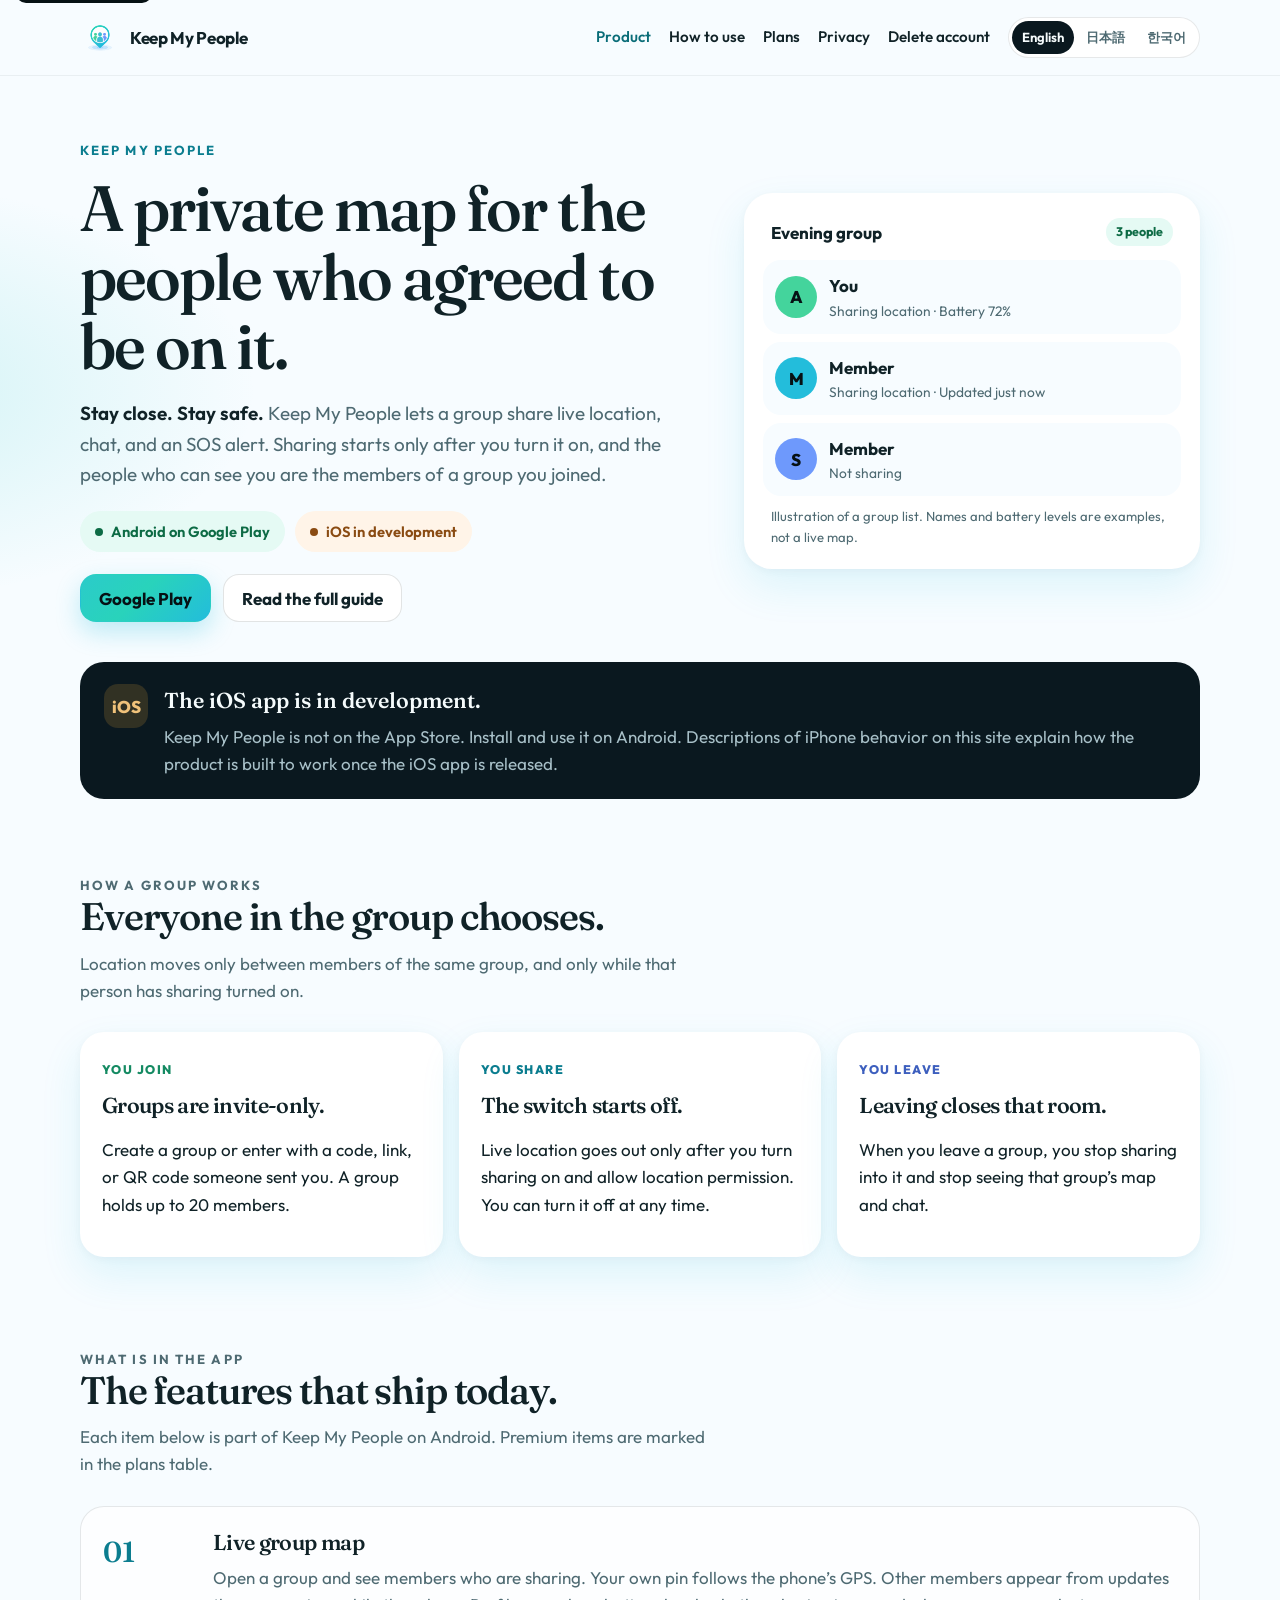
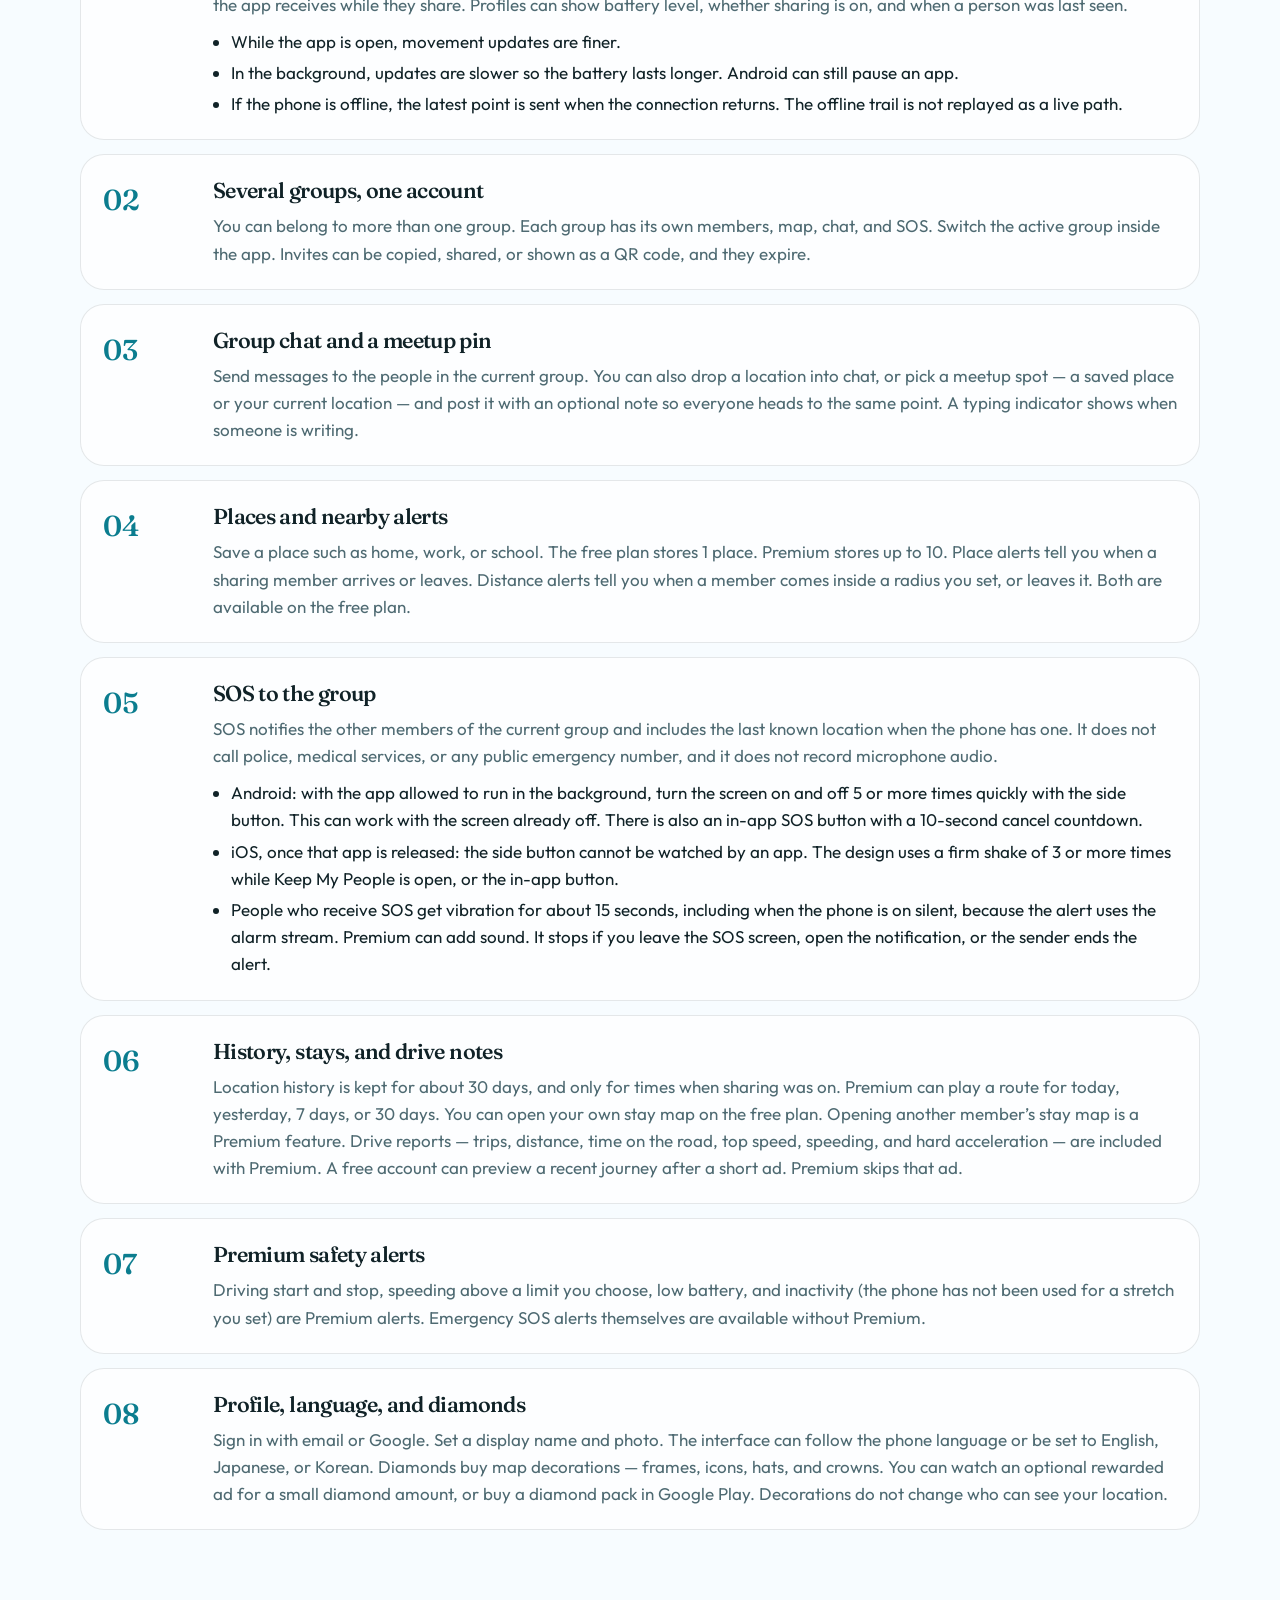
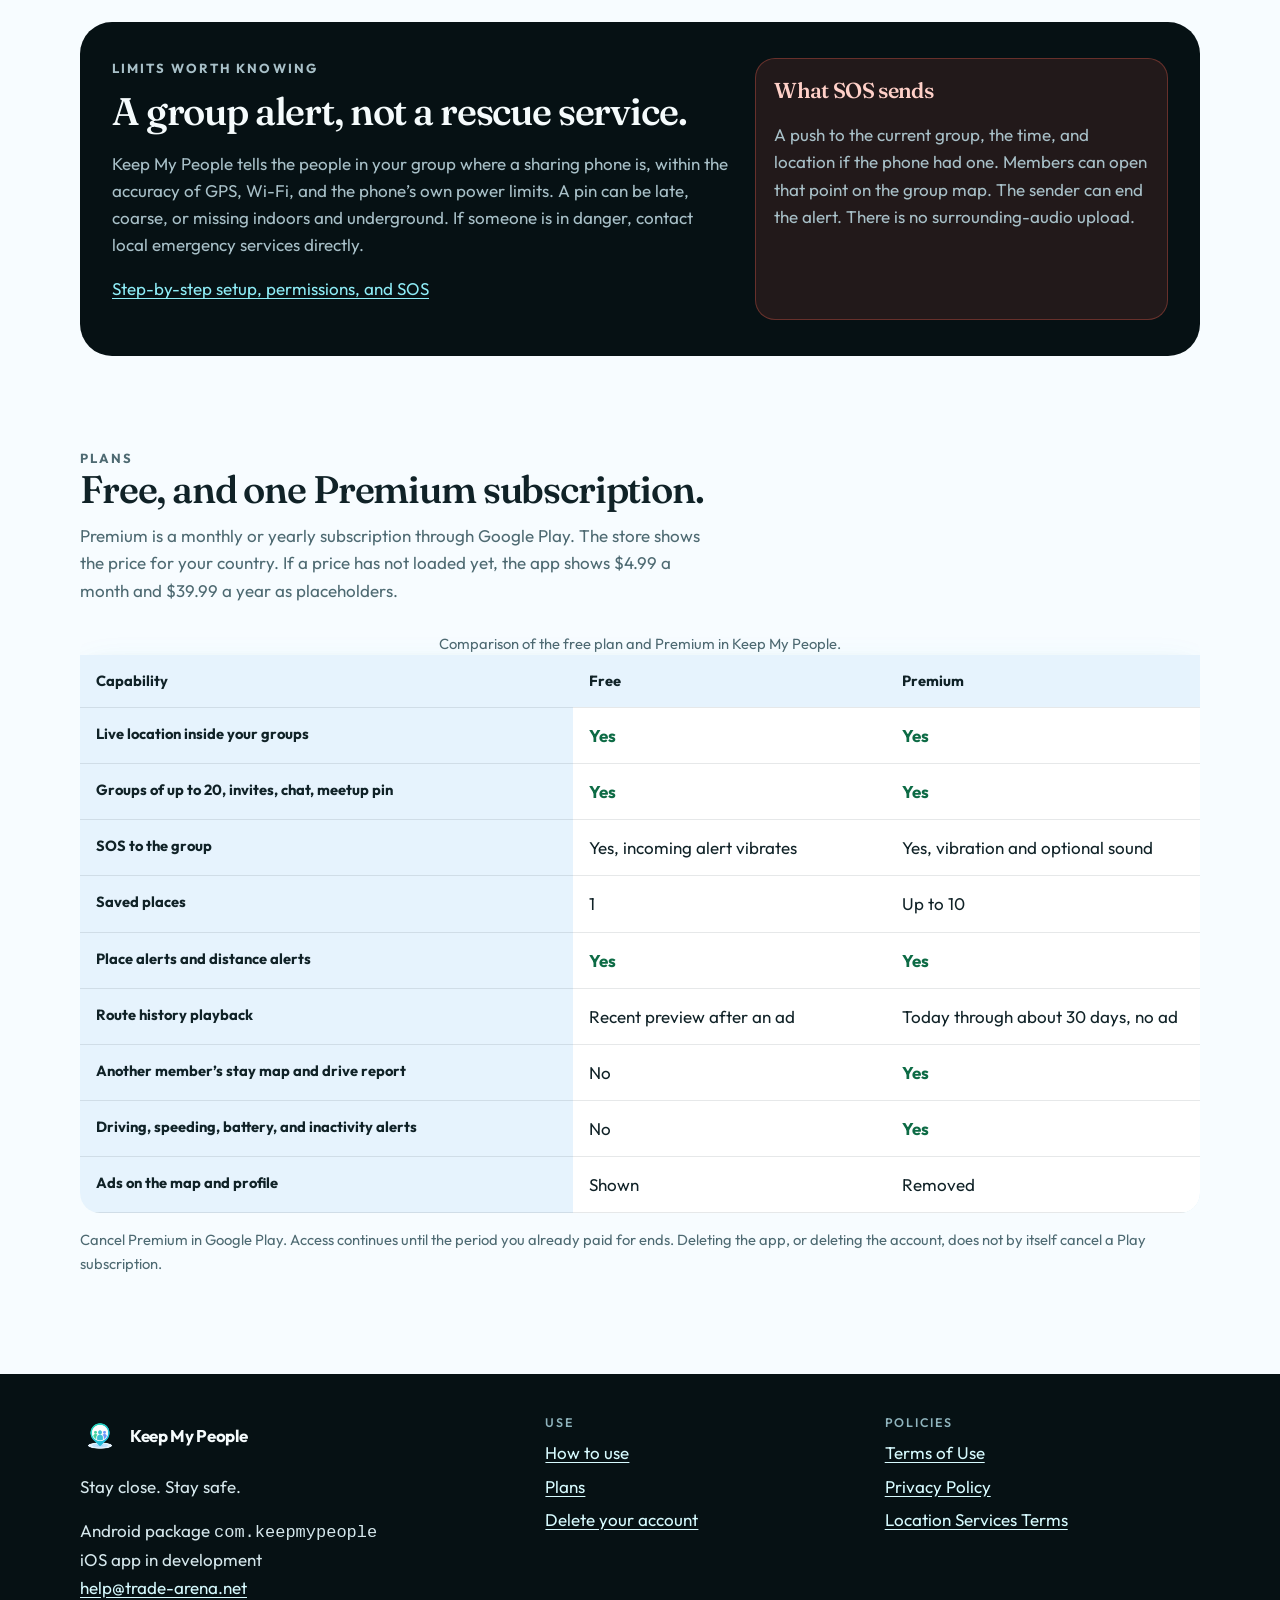
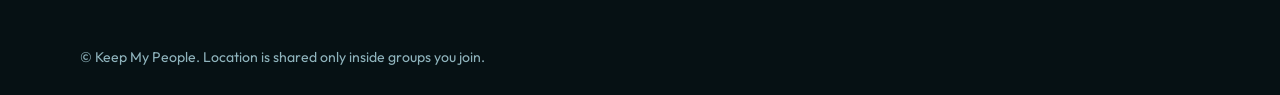
<file: index.html>
<!DOCTYPE html>
<html lang="en">
<head>
  <meta charset="utf-8">
  <meta name="viewport" content="width=device-width, initial-scale=1">
  <title>Keep My People — Stay close. Stay safe.</title>
  <meta name="description" content="Keep My People is a mutual-consent group location app for Android. Share a live map, chat, and SOS only with people who joined your group.">
  <link rel="icon" href="assets/icon.png">
  <link rel="preconnect" href="https://fonts.googleapis.com">
  <link rel="preconnect" href="https://fonts.gstatic.com" crossorigin>
  <link href="https://fonts.googleapis.com/css2?family=Fraunces:opsz,wght@9..144,560;9..144,640&family=Outfit:wght@400;500;600;700&display=swap" rel="stylesheet">
  <link rel="stylesheet" href="assets/styles.css">
  <noscript><style>body{visibility:visible}</style></noscript>
  <script type="application/ld+json">
  {
    "@context": "https://schema.org",
    "@type": "SoftwareApplication",
    "name": "Keep My People",
    "operatingSystem": "Android",
    "applicationCategory": "LifestyleApplication",
    "description": "Mutual-consent location sharing for groups, with chat and SOS. The iOS app is in development.",
    "offers": { "@type": "Offer", "price": "0", "priceCurrency": "USD" }
  }
  </script>
</head>
<body data-page="home">
  <a class="skip" href="#content" data-i18n="nav.skip">Skip to content</a>
  <header class="site-header">
    <div class="wrap">
      <a class="brand" href="index.html"><img src="assets/icon.png" alt="" width="40" height="40"><span>Keep My People</span></a>
      <div class="header-end">
        <nav class="nav" aria-label="Primary" data-i18n-aria="nav.label">
          <a href="index.html" aria-current="page" data-i18n="nav.product">Product</a>
          <a href="how-to/" data-i18n="nav.howto">How to use</a>
          <a href="index.html#plans" data-i18n="nav.plans">Plans</a>
          <a href="privacy/" data-i18n="nav.privacy">Privacy</a>
          <a href="delete-account/" data-i18n="nav.delete">Delete account</a>
        </nav>
        <div class="lang-switch" data-lang-switch></div>
      </div>
    </div>
  </header>

  <main id="content">
    <div class="wrap">
      <section class="hero">
        <div>
          <p class="kicker">Keep My People</p>
          <h1 data-i18n="home.hero.title">A private map for the people who agreed to be on it.</h1>
          <p class="lede"><span class="tagline" data-i18n="common.tagline">Stay close. Stay safe.</span> <span data-i18n="home.hero.lede">Keep My People lets a group share live location, chat, and an SOS alert. Sharing starts only after you turn it on, and the people who can see you are the members of a group you joined.</span></p>
          <div class="badge-row">
            <span class="badge badge-live"><span class="dot" aria-hidden="true"></span><span data-i18n="home.badge.android">Android on Google Play</span></span>
            <span class="badge badge-soon"><span class="dot" aria-hidden="true"></span><span data-i18n="home.badge.ios">iOS in development</span></span>
          </div>
          <div class="actions">
            <a class="btn btn-primary" href="https://play.google.com/store/apps/details?id=com.keepmypeople">Google Play</a>
            <a class="btn btn-ghost" href="how-to/" data-i18n="home.guide">Read the full guide</a>
          </div>
        </div>
        <aside class="stage-card" aria-label="Illustrated group list" data-i18n-aria="home.stage.label">
          <div class="stage-top"><span data-i18n="home.stage.group">Evening group</span><span class="pill" data-i18n="home.stage.count">3 people</span></div>
          <div class="person"><span class="avatar mint">A</span><div><strong data-i18n="home.stage.you">You</strong><small data-i18n="home.stage.youMeta">Sharing location · Battery 72%</small></div></div>
          <div class="person"><span class="avatar cyan">M</span><div><strong data-i18n="home.stage.member">Member</strong><small data-i18n="home.stage.memberOn">Sharing location · Updated just now</small></div></div>
          <div class="person"><span class="avatar peri">S</span><div><strong data-i18n="home.stage.member">Member</strong><small data-i18n="home.stage.memberOff">Not sharing</small></div></div>
          <p class="stage-note" data-i18n="home.stage.note">Illustration of a group list. Names and battery levels are examples, not a live map.</p>
        </aside>
      </section>

      <aside class="notice" aria-label="iOS status" data-i18n-aria="home.ios.label">
        <div class="ios-mark" aria-hidden="true">iOS</div>
        <div>
          <strong data-i18n="home.ios.title">The iOS app is in development.</strong>
          <p data-i18n="home.ios.body">Keep My People is not on the App Store. Install and use it on Android. Descriptions of iPhone behavior on this site explain how the product is built to work once the iOS app is released.</p>
        </div>
      </aside>

      <section class="section" id="product">
        <div class="section-head">
          <p class="kicker" data-i18n="home.group.kicker">How a group works</p>
          <h2 data-i18n="home.group.title">Everyone in the group chooses.</h2>
          <p data-i18n="home.group.body">Location moves only between members of the same group, and only while that person has sharing turned on.</p>
        </div>
        <div class="principles">
          <article class="principle">
            <span data-i18n="home.p1.kicker">You join</span>
            <h3 data-i18n="home.p1.title">Groups are invite-only.</h3>
            <p data-i18n="home.p1.body">Create a group or enter with a code, link, or QR code someone sent you. A group holds up to 20 members.</p>
          </article>
          <article class="principle">
            <span data-i18n="home.p2.kicker">You share</span>
            <h3 data-i18n="home.p2.title">The switch starts off.</h3>
            <p data-i18n="home.p2.body">Live location goes out only after you turn sharing on and allow location permission. You can turn it off at any time.</p>
          </article>
          <article class="principle">
            <span data-i18n="home.p3.kicker">You leave</span>
            <h3 data-i18n="home.p3.title">Leaving closes that room.</h3>
            <p data-i18n="home.p3.body">When you leave a group, you stop sharing into it and stop seeing that group’s map and chat.</p>
          </article>
        </div>
      </section>

      <section class="section" aria-labelledby="features-title">
        <div class="section-head">
          <p class="kicker" data-i18n="home.features.kicker">What is in the app</p>
          <h2 id="features-title" data-i18n="home.features.title">The features that ship today.</h2>
          <p data-i18n="home.features.body">Each item below is part of Keep My People on Android. Premium items are marked in the plans table.</p>
        </div>
        <div class="chapters">
          <article class="chapter">
            <b>01</b>
            <div>
              <h3 data-i18n="home.f1.title">Live group map</h3>
              <p data-i18n="home.f1.body">Open a group and see members who are sharing. Your own pin follows the phone’s GPS. Other members appear from updates the app receives while they share. Profiles can show battery level, whether sharing is on, and when a person was last seen.</p>
              <ul>
                <li data-i18n="home.f1.a">While the app is open, movement updates are finer.</li>
                <li data-i18n="home.f1.b">In the background, updates are slower so the battery lasts longer. Android can still pause an app.</li>
                <li data-i18n="home.f1.c">If the phone is offline, the latest point is sent when the connection returns. The offline trail is not replayed as a live path.</li>
              </ul>
            </div>
          </article>
          <article class="chapter">
            <b>02</b>
            <div>
              <h3 data-i18n="home.f2.title">Several groups, one account</h3>
              <p data-i18n="home.f2.body">You can belong to more than one group. Each group has its own members, map, chat, and SOS. Switch the active group inside the app. Invites can be copied, shared, or shown as a QR code, and they expire.</p>
            </div>
          </article>
          <article class="chapter">
            <b>03</b>
            <div>
              <h3 data-i18n="home.f3.title">Group chat and a meetup pin</h3>
              <p data-i18n="home.f3.body">Send messages to the people in the current group. You can also drop a location into chat, or pick a meetup spot — a saved place or your current location — and post it with an optional note so everyone heads to the same point. A typing indicator shows when someone is writing.</p>
            </div>
          </article>
          <article class="chapter">
            <b>04</b>
            <div>
              <h3 data-i18n="home.f4.title">Places and nearby alerts</h3>
              <p data-i18n="home.f4.body">Save a place such as home, work, or school. The free plan stores 1 place. Premium stores up to 10. Place alerts tell you when a sharing member arrives or leaves. Distance alerts tell you when a member comes inside a radius you set, or leaves it. Both are available on the free plan.</p>
            </div>
          </article>
          <article class="chapter">
            <b>05</b>
            <div>
              <h3 data-i18n="home.f5.title">SOS to the group</h3>
              <p data-i18n="home.f5.body">SOS notifies the other members of the current group and includes the last known location when the phone has one. It does not call police, medical services, or any public emergency number, and it does not record microphone audio.</p>
              <ul>
                <li data-i18n="home.f5.a">Android: with the app allowed to run in the background, turn the screen on and off 5 or more times quickly with the side button. This can work with the screen already off. There is also an in-app SOS button with a 10-second cancel countdown.</li>
                <li data-i18n="home.f5.b">iOS, once that app is released: the side button cannot be watched by an app. The design uses a firm shake of 3 or more times while Keep My People is open, or the in-app button.</li>
                <li data-i18n="home.f5.c">People who receive SOS get vibration for about 15 seconds, including when the phone is on silent, because the alert uses the alarm stream. Premium can add sound. It stops if you leave the SOS screen, open the notification, or the sender ends the alert.</li>
              </ul>
            </div>
          </article>
          <article class="chapter">
            <b>06</b>
            <div>
              <h3 data-i18n="home.f6.title">History, stays, and drive notes</h3>
              <p data-i18n="home.f6.body">Location history is kept for about 30 days, and only for times when sharing was on. Premium can play a route for today, yesterday, 7 days, or 30 days. You can open your own stay map on the free plan. Opening another member’s stay map is a Premium feature. Drive reports — trips, distance, time on the road, top speed, speeding, and hard acceleration — are included with Premium. A free account can preview a recent journey after a short ad. Premium skips that ad.</p>
            </div>
          </article>
          <article class="chapter">
            <b>07</b>
            <div>
              <h3 data-i18n="home.f7.title">Premium safety alerts</h3>
              <p data-i18n="home.f7.body">Driving start and stop, speeding above a limit you choose, low battery, and inactivity (the phone has not been used for a stretch you set) are Premium alerts. Emergency SOS alerts themselves are available without Premium.</p>
            </div>
          </article>
          <article class="chapter">
            <b>08</b>
            <div>
              <h3 data-i18n="home.f8.title">Profile, language, and diamonds</h3>
              <p data-i18n="home.f8.body">Sign in with email or Google. Set a display name and photo. The interface can follow the phone language or be set to English, Japanese, or Korean. Diamonds buy map decorations — frames, icons, hats, and crowns. You can watch an optional rewarded ad for a small diamond amount, or buy a diamond pack in Google Play. Decorations do not change who can see your location.</p>
            </div>
          </article>
        </div>
      </section>

      <section class="section" aria-labelledby="sos-title">
        <div class="band">
          <div class="sos-grid">
            <div>
              <p class="kicker" data-i18n="home.sos.kicker">Limits worth knowing</p>
              <h2 id="sos-title" data-i18n="home.sos.title">A group alert, not a rescue service.</h2>
              <p data-i18n="home.sos.body">Keep My People tells the people in your group where a sharing phone is, within the accuracy of GPS, Wi-Fi, and the phone’s own power limits. A pin can be late, coarse, or missing indoors and underground. If someone is in danger, contact local emergency services directly.</p>
              <p><a href="how-to/" data-i18n="home.sos.link">Step-by-step setup, permissions, and SOS</a></p>
            </div>
            <div class="sos-card">
              <h3 data-i18n="home.sos.cardTitle">What SOS sends</h3>
              <p data-i18n="home.sos.cardBody">A push to the current group, the time, and location if the phone had one. Members can open that point on the group map. The sender can end the alert. There is no surrounding-audio upload.</p>
            </div>
          </div>
        </div>
      </section>

      <section class="section" id="plans">
        <div class="section-head">
          <p class="kicker" data-i18n="home.plans.kicker">Plans</p>
          <h2 data-i18n="home.plans.title">Free, and one Premium subscription.</h2>
          <p data-i18n="home.plans.body">Premium is a monthly or yearly subscription through Google Play. The store shows the price for your country. If a price has not loaded yet, the app shows $4.99 a month and $39.99 a year as placeholders.</p>
        </div>
        <div class="plans-wrap">
        <table class="plans">
          <caption class="price-note" data-i18n="home.plans.caption">Comparison of the free plan and Premium in Keep My People.</caption>
          <thead>
            <tr>
              <th scope="col" data-i18n="home.plans.cap">Capability</th>
              <th scope="col" data-i18n="home.plans.free">Free</th>
              <th scope="col" data-i18n="home.plans.premium">Premium</th>
            </tr>
          </thead>
          <tbody>
            <tr><th scope="row" data-i18n="home.plans.r1">Live location inside your groups</th><td class="yes" data-i18n="home.yes">Yes</td><td class="yes" data-i18n="home.yes">Yes</td></tr>
            <tr><th scope="row" data-i18n="home.plans.r2">Groups of up to 20, invites, chat, meetup pin</th><td class="yes" data-i18n="home.yes">Yes</td><td class="yes" data-i18n="home.yes">Yes</td></tr>
            <tr><th scope="row" data-i18n="home.plans.r3">SOS to the group</th><td data-i18n="home.plans.r3f">Yes, incoming alert vibrates</td><td data-i18n="home.plans.r3p">Yes, vibration and optional sound</td></tr>
            <tr><th scope="row" data-i18n="home.plans.r4">Saved places</th><td data-i18n="home.plans.r4f">1</td><td data-i18n="home.plans.r4p">Up to 10</td></tr>
            <tr><th scope="row" data-i18n="home.plans.r5">Place alerts and distance alerts</th><td class="yes" data-i18n="home.yes">Yes</td><td class="yes" data-i18n="home.yes">Yes</td></tr>
            <tr><th scope="row" data-i18n="home.plans.r6">Route history playback</th><td data-i18n="home.plans.r6f">Recent preview after an ad</td><td data-i18n="home.plans.r6p">Today through about 30 days, no ad</td></tr>
            <tr><th scope="row" data-i18n="home.plans.r7">Another member’s stay map and drive report</th><td data-i18n="home.no">No</td><td class="yes" data-i18n="home.yes">Yes</td></tr>
            <tr><th scope="row" data-i18n="home.plans.r8">Driving, speeding, battery, and inactivity alerts</th><td data-i18n="home.no">No</td><td class="yes" data-i18n="home.yes">Yes</td></tr>
            <tr><th scope="row" data-i18n="home.plans.r9">Ads on the map and profile</th><td data-i18n="home.plans.r9f">Shown</td><td data-i18n="home.plans.r9p">Removed</td></tr>
          </tbody>
        </table>
        </div>
        <p class="price-note" data-i18n="home.plans.note">Cancel Premium in Google Play. Access continues until the period you already paid for ends. Deleting the app, or deleting the account, does not by itself cancel a Play subscription.</p>
      </section>
    </div>
  </main>

  <footer class="site-footer">
    <div class="wrap footer-grid">
      <div>
        <a class="brand" href="index.html" style="color:#f5fbfc"><img src="assets/icon.png" alt="" width="40" height="40"><span>Keep My People</span></a>
        <p data-i18n="common.tagline">Stay close. Stay safe.</p>
        <p><span data-i18n="footer.package">Android package</span> <code>com.keepmypeople</code><br><span data-i18n="footer.iosDev">iOS app in development</span><br><a href="mailto:help@trade-arena.net">help@trade-arena.net</a></p>
      </div>
      <div>
        <h2 data-i18n="footer.use">Use</h2>
        <ul>
          <li><a href="how-to/" data-i18n="footer.howto">How to use</a></li>
          <li><a href="index.html#plans" data-i18n="footer.plans">Plans</a></li>
          <li><a href="delete-account/" data-i18n="footer.delete">Delete your account</a></li>
        </ul>
      </div>
      <div>
        <h2 data-i18n="footer.policies">Policies</h2>
        <ul>
          <li><a href="terms/" data-i18n="footer.terms">Terms of Use</a></li>
          <li><a href="privacy/" data-i18n="footer.privacy">Privacy Policy</a></li>
          <li><a href="location/" data-i18n="footer.location">Location Services Terms</a></li>
        </ul>
      </div>
    </div>
    <div class="wrap legal-line" data-i18n="footer.copy">© Keep My People. Location is shared only inside groups you join.</div>
  </footer>
  <script src="assets/i18n.js"></script>
</body>
</html>
</file>
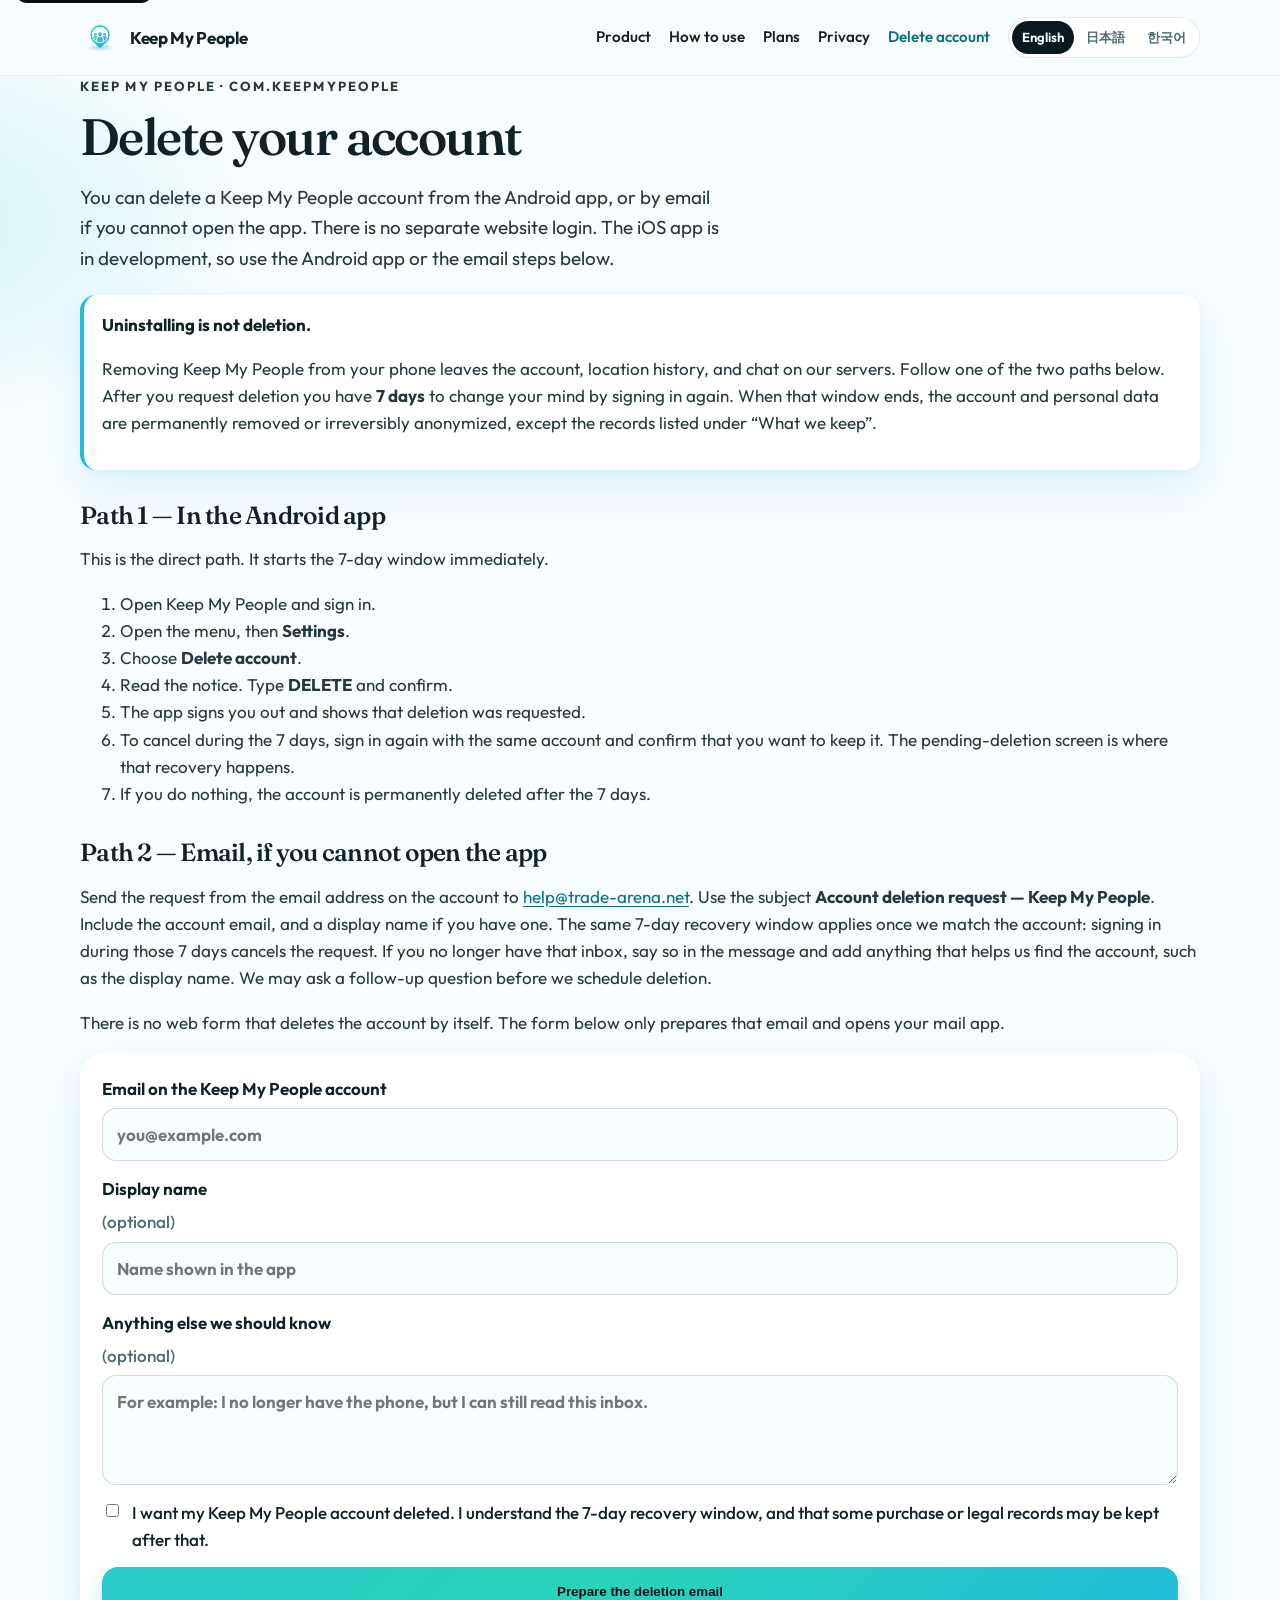
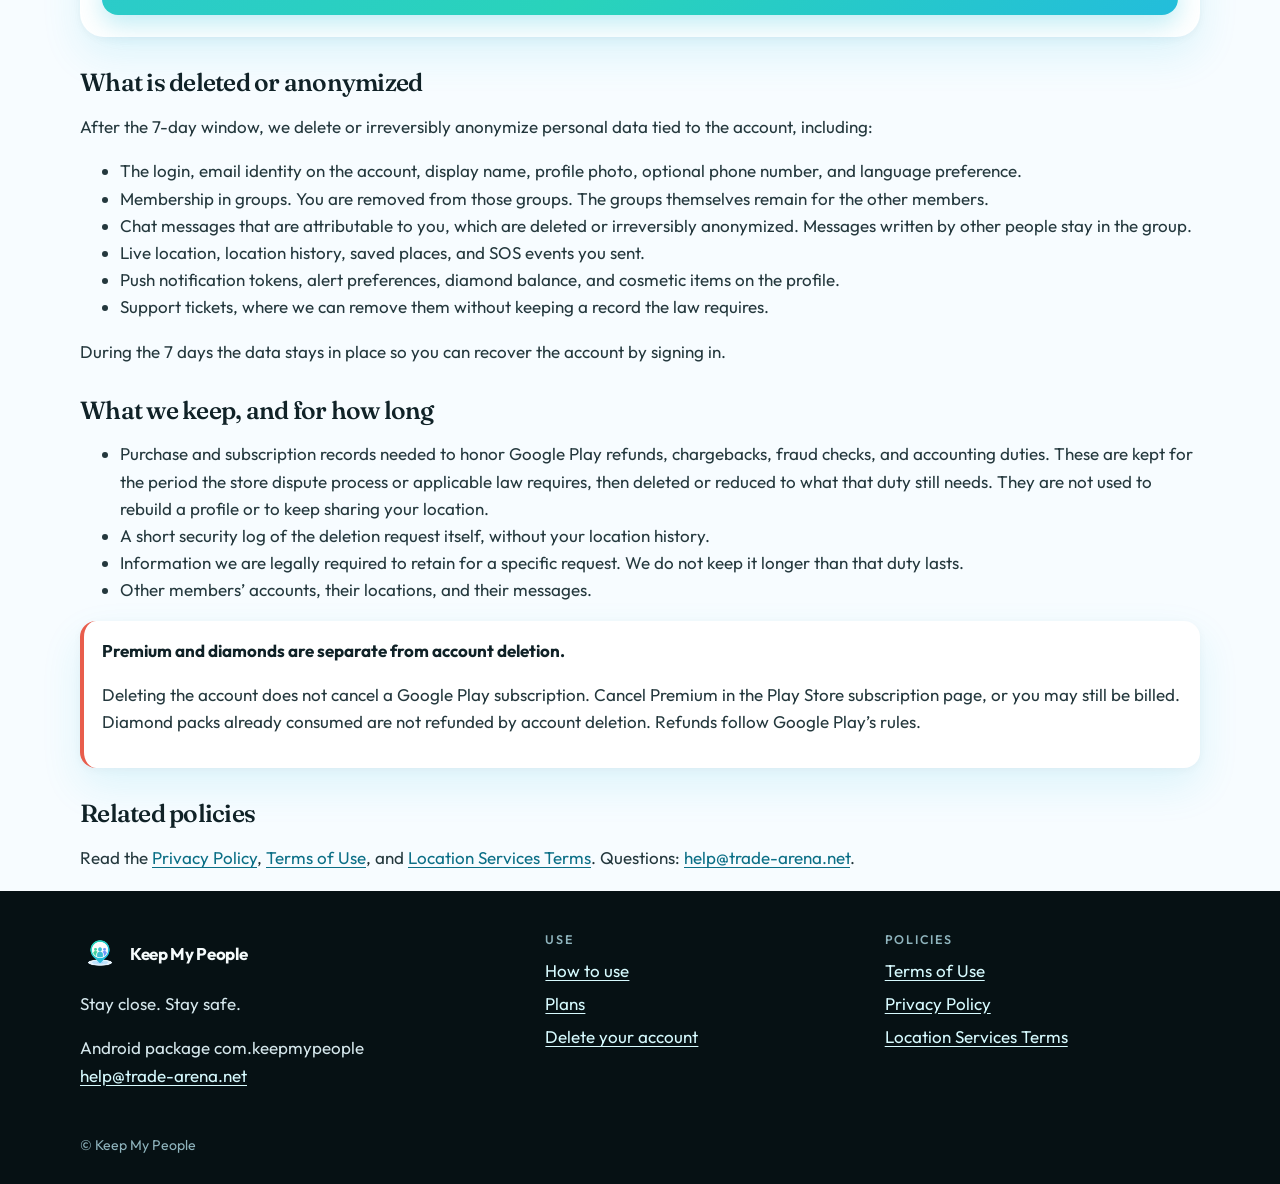
<file: delete-account/index.html>
<!DOCTYPE html>
<html lang="en">
<head>
  <meta charset="utf-8">
  <meta name="viewport" content="width=device-width, initial-scale=1">
  <title>Delete your Keep My People account</title>
  <meta name="description" content="Request deletion of your Keep My People account (Android package com.keepmypeople). In-app steps, email request, and what data is deleted or kept.">
  <link rel="icon" href="../assets/icon.png">
  <link rel="preconnect" href="https://fonts.googleapis.com">
  <link rel="preconnect" href="https://fonts.gstatic.com" crossorigin>
  <link href="https://fonts.googleapis.com/css2?family=Fraunces:opsz,wght@9..144,560;9..144,640&family=Outfit:wght@400;500;600;700&display=swap" rel="stylesheet">
  <link rel="stylesheet" href="../assets/styles.css">
  <noscript><style>body{visibility:visible}</style></noscript>
</head>
<body data-page="delete">
  <a class="skip" href="#content" data-i18n="nav.skip">Skip to content</a>
  <header class="site-header">
    <div class="wrap">
      <a class="brand" href="../index.html"><img src="../assets/icon.png" alt="" width="40" height="40"><span>Keep My People</span></a>
      <div class="header-end">
        <nav class="nav" aria-label="Primary" data-i18n-aria="nav.label">
          <a href="../index.html" data-i18n="nav.product">Product</a>
          <a href="../how-to/" data-i18n="nav.howto">How to use</a>
          <a href="../index.html#plans" data-i18n="nav.plans">Plans</a>
          <a href="../privacy/" data-i18n="nav.privacy">Privacy</a>
          <a href="../delete-account/" aria-current="page" data-i18n="nav.delete">Delete account</a>
        </nav>
        <div class="lang-switch" data-lang-switch></div>
      </div>
    </div>
  </header>

  <main id="content" class="wrap legal">
    <p class="kicker" data-i18n="delete.b01">Keep My People · com.keepmypeople</p>
    <h1 data-i18n="delete.b02">Delete your account</h1>
    <p class="lede" data-i18n="delete.b03">You can delete a Keep My People account from the Android app, or by email if you cannot open the app. There is no separate website login. The iOS app is in development, so use the Android app or the email steps below.</p>

    <div class="callout">
      <strong data-i18n="delete.uninstallTitle">Uninstalling is not deletion.</strong>
      <p data-i18n-html="delete.b04">Removing Keep My People from your phone leaves the account, location history, and chat on our servers. Follow one of the two paths below. After you request deletion you have <strong>7 days</strong> to change your mind by signing in again. When that window ends, the account and personal data are permanently removed or irreversibly anonymized, except the records listed under “What we keep”.</p>
    </div>

    <h2 data-i18n="delete.b05">Path 1 — In the Android app</h2>
    <p data-i18n="delete.b06">This is the direct path. It starts the 7-day window immediately.</p>
    <ol>
      <li data-i18n="delete.b07">Open Keep My People and sign in.</li>
      <li data-i18n-html="delete.b08">Open the menu, then <strong>Settings</strong>.</li>
      <li data-i18n-html="delete.b09">Choose <strong>Delete account</strong>.</li>
      <li data-i18n-html="delete.b10">Read the notice. Type <strong>DELETE</strong> and confirm.</li>
      <li data-i18n="delete.b11">The app signs you out and shows that deletion was requested.</li>
      <li data-i18n="delete.b12">To cancel during the 7 days, sign in again with the same account and confirm that you want to keep it. The pending-deletion screen is where that recovery happens.</li>
      <li data-i18n="delete.b13">If you do nothing, the account is permanently deleted after the 7 days.</li>
    </ol>

    <h2 data-i18n="delete.b14">Path 2 — Email, if you cannot open the app</h2>
    <p data-i18n-html="delete.b15">Send the request from the email address on the account to <a href="mailto:help@trade-arena.net">help@trade-arena.net</a>. Use the subject <strong>Account deletion request — Keep My People</strong>. Include the account email, and a display name if you have one. The same 7-day recovery window applies once we match the account: signing in during those 7 days cancels the request. If you no longer have that inbox, say so in the message and add anything that helps us find the account, such as the display name. We may ask a follow-up question before we schedule deletion.</p>
    <p data-i18n="delete.b16">There is no web form that deletes the account by itself. The form below only prepares that email and opens your mail app.</p>

    <form class="form" data-deletion-form novalidate>
      <label><span data-i18n="delete.form.email">Email on the Keep My People account</span>
        <input name="email" type="email" autocomplete="email" required placeholder="you@example.com">
      </label>
      <label><span data-i18n="delete.form.name">Display name</span> <span class="optional" data-i18n="common.optional">(optional)</span>
        <input name="displayName" type="text" autocomplete="name" data-i18n-placeholder="delete.form.namePh" placeholder="Name shown in the app">
      </label>
      <label><span data-i18n="delete.form.note">Anything else we should know</span> <span class="optional" data-i18n="common.optional">(optional)</span>
        <textarea name="note" data-i18n-placeholder="delete.form.notePh" placeholder="For example: I no longer have the phone, but I can still read this inbox."></textarea>
      </label>
      <label class="check">
        <input name="confirm" type="checkbox" required>
        <span data-i18n="delete.form.confirm">I want my Keep My People account deleted. I understand the 7-day recovery window, and that some purchase or legal records may be kept after that.</span>
      </label>
      <button class="btn btn-primary" type="submit" data-i18n="delete.b17">Prepare the deletion email</button>
      <div class="form-status" data-deletion-status>
        <p data-i18n="delete.b18">If your mail app did not open, copy the message below and send it to help@trade-arena.net.</p>
        <pre class="mono" data-deletion-preview></pre>
        <button class="btn btn-ghost" type="button" data-copy-request data-i18n="delete.b19">Copy message</button>
      </div>
    </form>
    <noscript>
      <p data-i18n="delete.b20">Email help@trade-arena.net from the account address with the subject “Account deletion request — Keep My People” and the sentence “Please delete my Keep My People account.”</p>
    </noscript>

    <h2 data-i18n="delete.b21">What is deleted or anonymized</h2>
    <p data-i18n="delete.b22">After the 7-day window, we delete or irreversibly anonymize personal data tied to the account, including:</p>
    <ul>
      <li data-i18n="delete.b23">The login, email identity on the account, display name, profile photo, optional phone number, and language preference.</li>
      <li data-i18n="delete.b24">Membership in groups. You are removed from those groups. The groups themselves remain for the other members.</li>
      <li data-i18n="delete.b25">Chat messages that are attributable to you, which are deleted or irreversibly anonymized. Messages written by other people stay in the group.</li>
      <li data-i18n="delete.b26">Live location, location history, saved places, and SOS events you sent.</li>
      <li data-i18n="delete.b27">Push notification tokens, alert preferences, diamond balance, and cosmetic items on the profile.</li>
      <li data-i18n="delete.b28">Support tickets, where we can remove them without keeping a record the law requires.</li>
    </ul>
    <p data-i18n="delete.b29">During the 7 days the data stays in place so you can recover the account by signing in.</p>

    <h2 data-i18n="delete.b30">What we keep, and for how long</h2>
    <ul>
      <li data-i18n="delete.b31">Purchase and subscription records needed to honor Google Play refunds, chargebacks, fraud checks, and accounting duties. These are kept for the period the store dispute process or applicable law requires, then deleted or reduced to what that duty still needs. They are not used to rebuild a profile or to keep sharing your location.</li>
      <li data-i18n="delete.b32">A short security log of the deletion request itself, without your location history.</li>
      <li data-i18n="delete.b33">Information we are legally required to retain for a specific request. We do not keep it longer than that duty lasts.</li>
      <li data-i18n="delete.b34">Other members’ accounts, their locations, and their messages.</li>
    </ul>

    <div class="callout coral">
      <strong data-i18n="delete.premiumTitle">Premium and diamonds are separate from account deletion.</strong>
      <p data-i18n="delete.b35">Deleting the account does not cancel a Google Play subscription. Cancel Premium in the Play Store subscription page, or you may still be billed. Diamond packs already consumed are not refunded by account deletion. Refunds follow Google Play’s rules.</p>
    </div>

    <h2 data-i18n="delete.b36">Related policies</h2>
    <p data-i18n-html="delete.b37">Read the <a href="../privacy/">Privacy Policy</a>, <a href="../terms/">Terms of Use</a>, and <a href="../location/">Location Services Terms</a>. Questions: <a href="mailto:help@trade-arena.net">help@trade-arena.net</a>.</p>
  </main>

  <footer class="site-footer">
    <div class="wrap footer-grid">
      <div>
        <a class="brand" href="../index.html" style="color:#f5fbfc"><img src="../assets/icon.png" alt="" width="40" height="40"><span>Keep My People</span></a>
        <p data-i18n="common.tagline">Stay close. Stay safe.</p>
        <p><span data-i18n="footer.package">Android package</span> com.keepmypeople<br><a href="mailto:help@trade-arena.net">help@trade-arena.net</a></p>
      </div>
      <div>
        <h2 data-i18n="footer.use">Use</h2>
        <ul>
          <li><a href="../how-to/" data-i18n="footer.howto">How to use</a></li>
          <li><a href="../index.html#plans" data-i18n="footer.plans">Plans</a></li>
          <li><a href="../delete-account/" data-i18n="footer.delete">Delete your account</a></li>
        </ul>
      </div>
      <div>
        <h2 data-i18n="footer.policies">Policies</h2>
        <ul>
          <li><a href="../terms/" data-i18n="footer.terms">Terms of Use</a></li>
          <li><a href="../privacy/" data-i18n="footer.privacy">Privacy Policy</a></li>
          <li><a href="../location/" data-i18n="footer.location">Location Services Terms</a></li>
        </ul>
      </div>
    </div>
    <div class="wrap legal-line" data-i18n="footer.copyShort">© Keep My People</div>
  </footer>
  <script src="../assets/i18n.js"></script>
  <script src="../assets/site.js"></script>
</body>
</html>
</file>
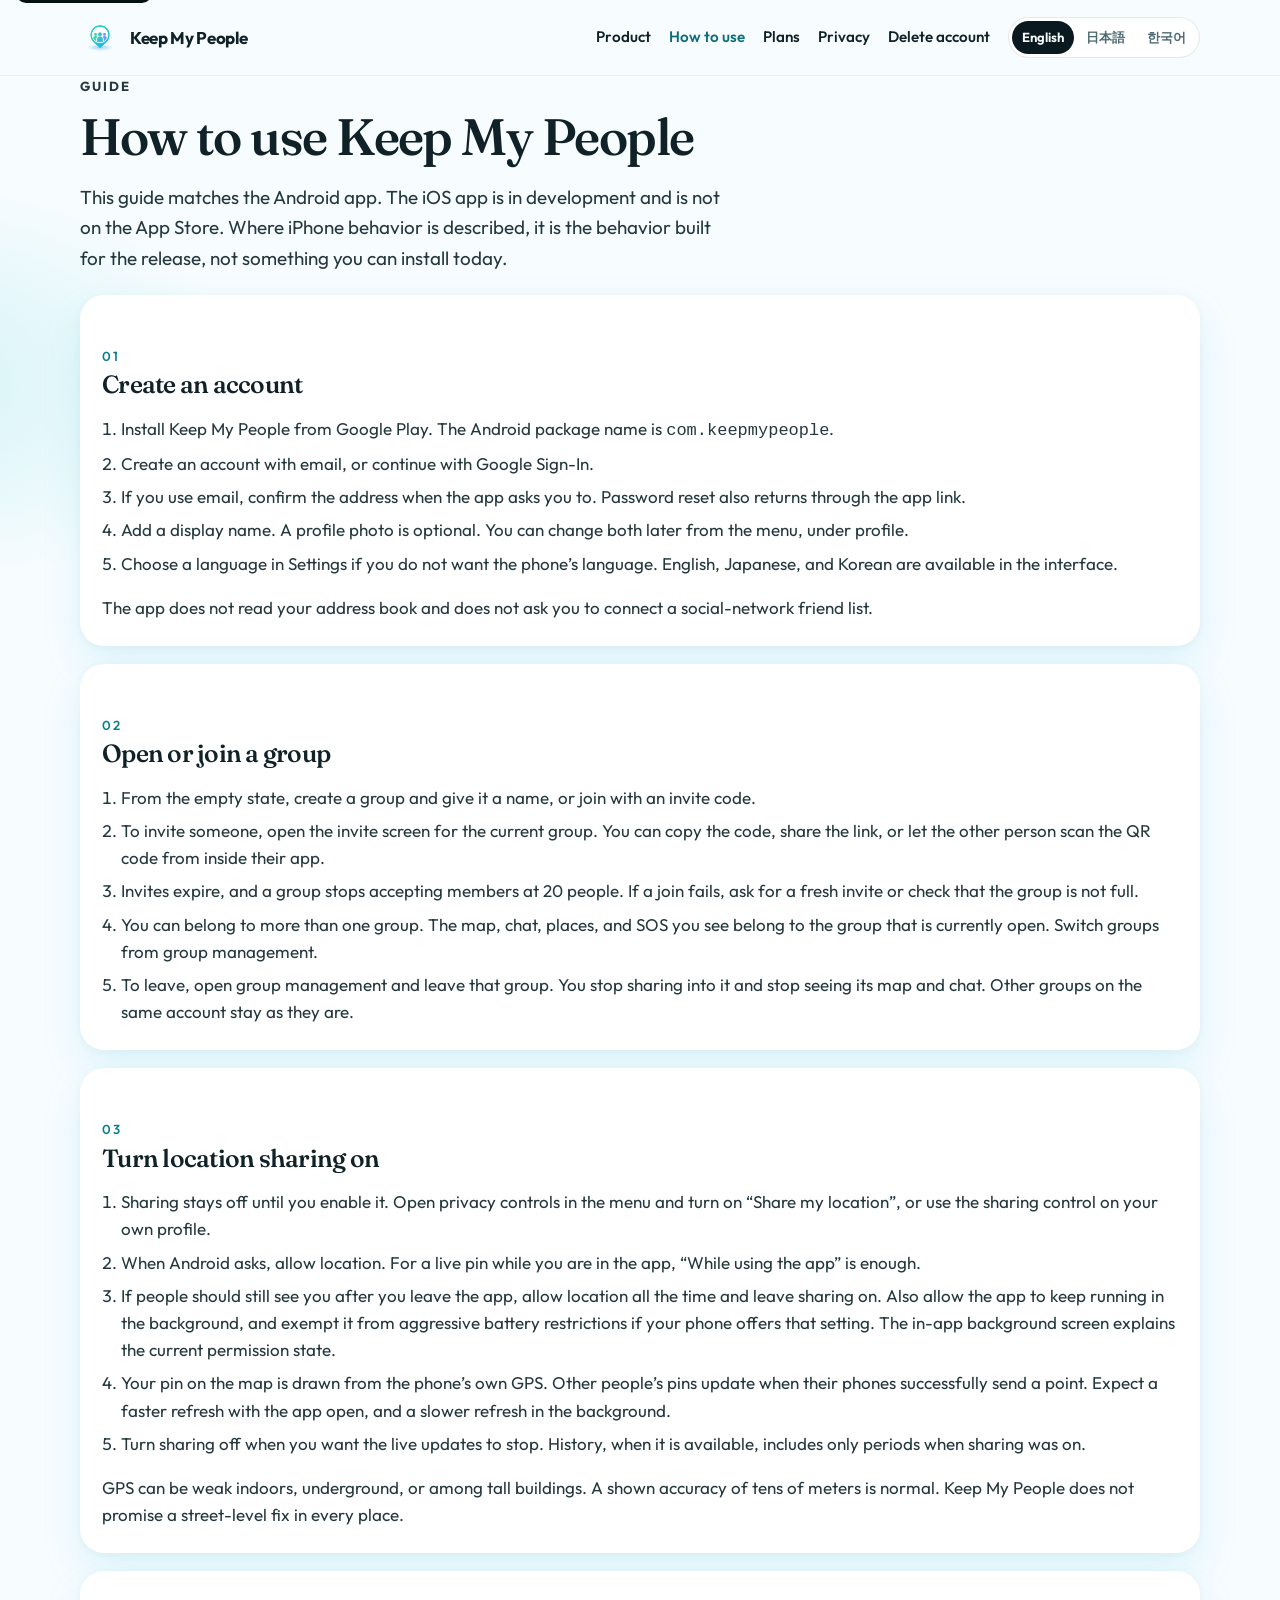
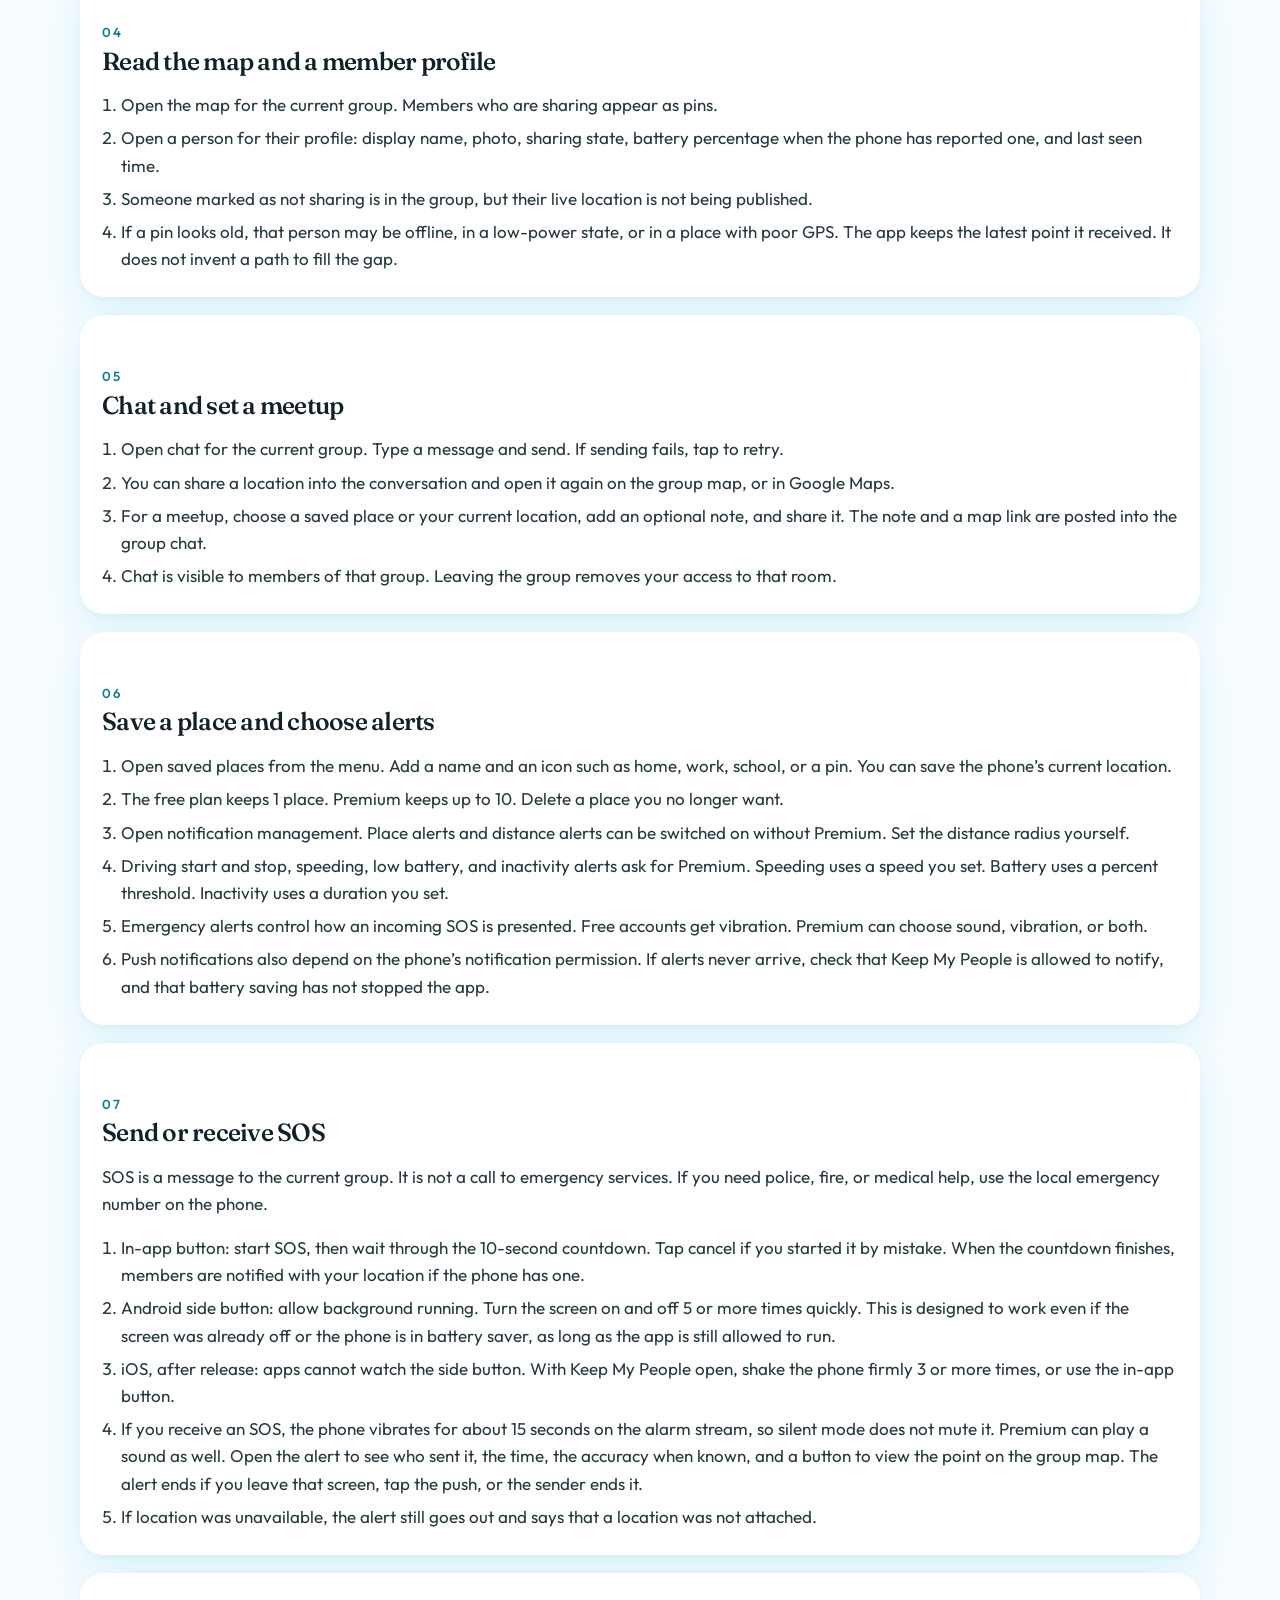
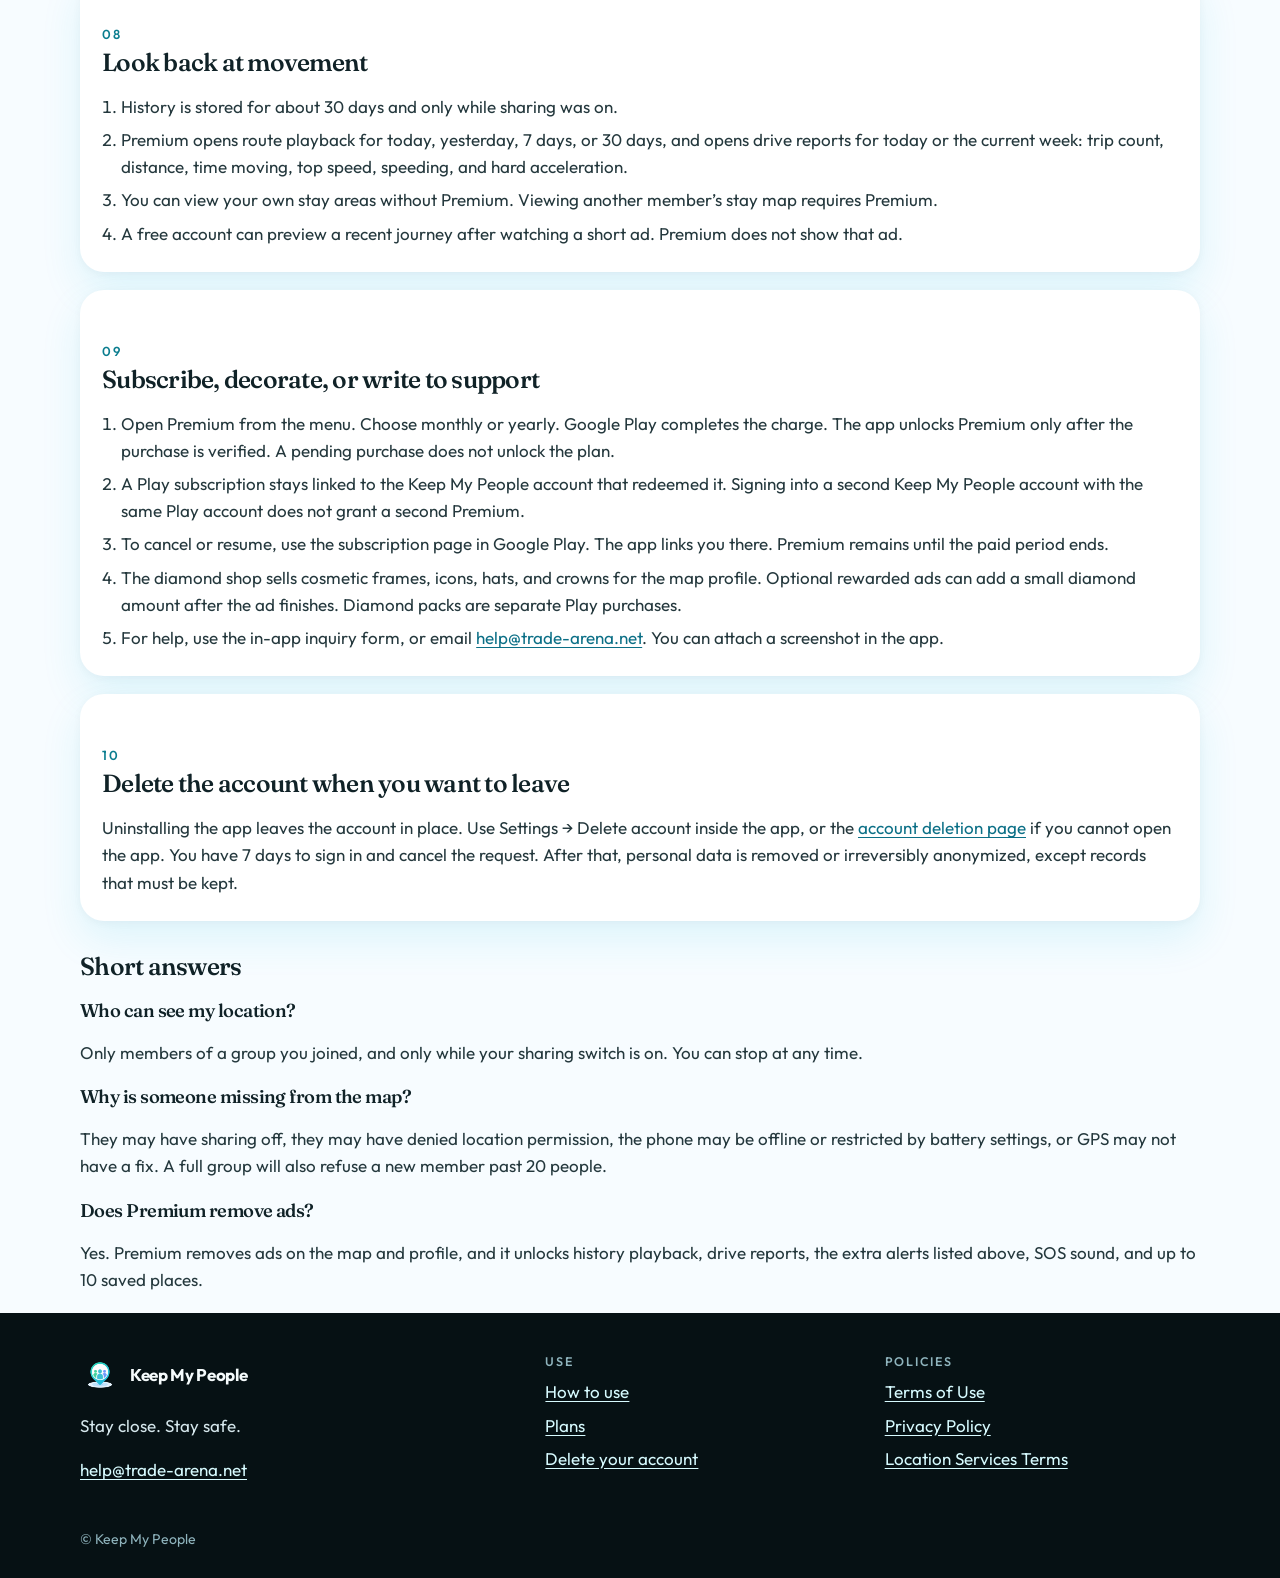
<file: how-to/index.html>
<!DOCTYPE html>
<html lang="en">
<head>
  <meta charset="utf-8">
  <meta name="viewport" content="width=device-width, initial-scale=1">
  <title>How to use Keep My People</title>
  <meta name="description" content="Detailed setup for Keep My People on Android: account, groups, location permission, chat, alerts, SOS, Premium, and account deletion.">
  <link rel="icon" href="../assets/icon.png">
  <link rel="preconnect" href="https://fonts.googleapis.com">
  <link rel="preconnect" href="https://fonts.gstatic.com" crossorigin>
  <link href="https://fonts.googleapis.com/css2?family=Fraunces:opsz,wght@9..144,560;9..144,640&family=Outfit:wght@400;500;600;700&display=swap" rel="stylesheet">
  <link rel="stylesheet" href="../assets/styles.css">
  <noscript><style>body{visibility:visible}</style></noscript>
</head>
<body data-page="howto">
  <a class="skip" href="#content" data-i18n="nav.skip">Skip to content</a>
  <header class="site-header">
    <div class="wrap">
      <a class="brand" href="../index.html"><img src="../assets/icon.png" alt="" width="40" height="40"><span>Keep My People</span></a>
      <div class="header-end">
        <nav class="nav" aria-label="Primary" data-i18n-aria="nav.label">
          <a href="../index.html" data-i18n="nav.product">Product</a>
          <a href="../how-to/" aria-current="page" data-i18n="nav.howto">How to use</a>
          <a href="../index.html#plans" data-i18n="nav.plans">Plans</a>
          <a href="../privacy/" data-i18n="nav.privacy">Privacy</a>
          <a href="../delete-account/" data-i18n="nav.delete">Delete account</a>
        </nav>
        <div class="lang-switch" data-lang-switch></div>
      </div>
    </div>
  </header>
  <main id="content" class="wrap legal">
    <p class="kicker" data-i18n="howto.kicker">Guide</p>
    <h1 data-i18n="howto.title">How to use Keep My People</h1>
    <p class="lede" data-i18n="howto.lede">This guide matches the Android app. The iOS app is in development and is not on the App Store. Where iPhone behavior is described, it is the behavior built for the release, not something you can install today.</p>

    <div class="steps">
      <section class="step">
        <h2 data-i18n="howto.s1.title">Create an account</h2>
        <ol>
          <li data-i18n-html="howto.s1.li1">Install Keep My People from Google Play. The Android package name is <code>com.keepmypeople</code>.</li>
          <li data-i18n="howto.s1.li2">Create an account with email, or continue with Google Sign-In.</li>
          <li data-i18n="howto.s1.li3">If you use email, confirm the address when the app asks you to. Password reset also returns through the app link.</li>
          <li data-i18n="howto.s1.li4">Add a display name. A profile photo is optional. You can change both later from the menu, under profile.</li>
          <li data-i18n="howto.s1.li5">Choose a language in Settings if you do not want the phone’s language. English, Japanese, and Korean are available in the interface.</li>
        </ol>
        <p data-i18n="howto.s1.note">The app does not read your address book and does not ask you to connect a social-network friend list.</p>
      </section>

      <section class="step">
        <h2 data-i18n="howto.s2.title">Open or join a group</h2>
        <ol>
          <li data-i18n="howto.s2.li1">From the empty state, create a group and give it a name, or join with an invite code.</li>
          <li data-i18n="howto.s2.li2">To invite someone, open the invite screen for the current group. You can copy the code, share the link, or let the other person scan the QR code from inside their app.</li>
          <li data-i18n="howto.s2.li3">Invites expire, and a group stops accepting members at 20 people. If a join fails, ask for a fresh invite or check that the group is not full.</li>
          <li data-i18n="howto.s2.li4">You can belong to more than one group. The map, chat, places, and SOS you see belong to the group that is currently open. Switch groups from group management.</li>
          <li data-i18n="howto.s2.li5">To leave, open group management and leave that group. You stop sharing into it and stop seeing its map and chat. Other groups on the same account stay as they are.</li>
        </ol>
      </section>

      <section class="step">
        <h2 data-i18n="howto.s3.title">Turn location sharing on</h2>
        <ol>
          <li data-i18n="howto.s3.li1">Sharing stays off until you enable it. Open privacy controls in the menu and turn on “Share my location”, or use the sharing control on your own profile.</li>
          <li data-i18n="howto.s3.li2">When Android asks, allow location. For a live pin while you are in the app, “While using the app” is enough.</li>
          <li data-i18n="howto.s3.li3">If people should still see you after you leave the app, allow location all the time and leave sharing on. Also allow the app to keep running in the background, and exempt it from aggressive battery restrictions if your phone offers that setting. The in-app background screen explains the current permission state.</li>
          <li data-i18n="howto.s3.li4">Your pin on the map is drawn from the phone’s own GPS. Other people’s pins update when their phones successfully send a point. Expect a faster refresh with the app open, and a slower refresh in the background.</li>
          <li data-i18n="howto.s3.li5">Turn sharing off when you want the live updates to stop. History, when it is available, includes only periods when sharing was on.</li>
        </ol>
        <p data-i18n="howto.s3.note">GPS can be weak indoors, underground, or among tall buildings. A shown accuracy of tens of meters is normal. Keep My People does not promise a street-level fix in every place.</p>
      </section>

      <section class="step">
        <h2 data-i18n="howto.s4.title">Read the map and a member profile</h2>
        <ol>
          <li data-i18n="howto.s4.li1">Open the map for the current group. Members who are sharing appear as pins.</li>
          <li data-i18n="howto.s4.li2">Open a person for their profile: display name, photo, sharing state, battery percentage when the phone has reported one, and last seen time.</li>
          <li data-i18n="howto.s4.li3">Someone marked as not sharing is in the group, but their live location is not being published.</li>
          <li data-i18n="howto.s4.li4">If a pin looks old, that person may be offline, in a low-power state, or in a place with poor GPS. The app keeps the latest point it received. It does not invent a path to fill the gap.</li>
        </ol>
      </section>

      <section class="step">
        <h2 data-i18n="howto.s5.title">Chat and set a meetup</h2>
        <ol>
          <li data-i18n="howto.s5.li1">Open chat for the current group. Type a message and send. If sending fails, tap to retry.</li>
          <li data-i18n="howto.s5.li2">You can share a location into the conversation and open it again on the group map, or in Google Maps.</li>
          <li data-i18n="howto.s5.li3">For a meetup, choose a saved place or your current location, add an optional note, and share it. The note and a map link are posted into the group chat.</li>
          <li data-i18n="howto.s5.li4">Chat is visible to members of that group. Leaving the group removes your access to that room.</li>
        </ol>
      </section>

      <section class="step">
        <h2 data-i18n="howto.s6.title">Save a place and choose alerts</h2>
        <ol>
          <li data-i18n="howto.s6.li1">Open saved places from the menu. Add a name and an icon such as home, work, school, or a pin. You can save the phone’s current location.</li>
          <li data-i18n="howto.s6.li2">The free plan keeps 1 place. Premium keeps up to 10. Delete a place you no longer want.</li>
          <li data-i18n="howto.s6.li3">Open notification management. Place alerts and distance alerts can be switched on without Premium. Set the distance radius yourself.</li>
          <li data-i18n="howto.s6.li4">Driving start and stop, speeding, low battery, and inactivity alerts ask for Premium. Speeding uses a speed you set. Battery uses a percent threshold. Inactivity uses a duration you set.</li>
          <li data-i18n="howto.s6.li5">Emergency alerts control how an incoming SOS is presented. Free accounts get vibration. Premium can choose sound, vibration, or both.</li>
          <li data-i18n="howto.s6.li6">Push notifications also depend on the phone’s notification permission. If alerts never arrive, check that Keep My People is allowed to notify, and that battery saving has not stopped the app.</li>
        </ol>
      </section>

      <section class="step">
        <h2 data-i18n="howto.s7.title">Send or receive SOS</h2>
        <p data-i18n="howto.s7.lead">SOS is a message to the current group. It is not a call to emergency services. If you need police, fire, or medical help, use the local emergency number on the phone.</p>
        <ol>
          <li data-i18n="howto.s7.li1">In-app button: start SOS, then wait through the 10-second countdown. Tap cancel if you started it by mistake. When the countdown finishes, members are notified with your location if the phone has one.</li>
          <li data-i18n="howto.s7.li2">Android side button: allow background running. Turn the screen on and off 5 or more times quickly. This is designed to work even if the screen was already off or the phone is in battery saver, as long as the app is still allowed to run.</li>
          <li data-i18n="howto.s7.li3">iOS, after release: apps cannot watch the side button. With Keep My People open, shake the phone firmly 3 or more times, or use the in-app button.</li>
          <li data-i18n="howto.s7.li4">If you receive an SOS, the phone vibrates for about 15 seconds on the alarm stream, so silent mode does not mute it. Premium can play a sound as well. Open the alert to see who sent it, the time, the accuracy when known, and a button to view the point on the group map. The alert ends if you leave that screen, tap the push, or the sender ends it.</li>
          <li data-i18n="howto.s7.li5">If location was unavailable, the alert still goes out and says that a location was not attached.</li>
        </ol>
      </section>

      <section class="step">
        <h2 data-i18n="howto.s8.title">Look back at movement</h2>
        <ol>
          <li data-i18n="howto.s8.li1">History is stored for about 30 days and only while sharing was on.</li>
          <li data-i18n="howto.s8.li2">Premium opens route playback for today, yesterday, 7 days, or 30 days, and opens drive reports for today or the current week: trip count, distance, time moving, top speed, speeding, and hard acceleration.</li>
          <li data-i18n="howto.s8.li3">You can view your own stay areas without Premium. Viewing another member’s stay map requires Premium.</li>
          <li data-i18n="howto.s8.li4">A free account can preview a recent journey after watching a short ad. Premium does not show that ad.</li>
        </ol>
      </section>

      <section class="step">
        <h2 data-i18n="howto.s9.title">Subscribe, decorate, or write to support</h2>
        <ol>
          <li data-i18n="howto.s9.li1">Open Premium from the menu. Choose monthly or yearly. Google Play completes the charge. The app unlocks Premium only after the purchase is verified. A pending purchase does not unlock the plan.</li>
          <li data-i18n="howto.s9.li2">A Play subscription stays linked to the Keep My People account that redeemed it. Signing into a second Keep My People account with the same Play account does not grant a second Premium.</li>
          <li data-i18n="howto.s9.li3">To cancel or resume, use the subscription page in Google Play. The app links you there. Premium remains until the paid period ends.</li>
          <li data-i18n="howto.s9.li4">The diamond shop sells cosmetic frames, icons, hats, and crowns for the map profile. Optional rewarded ads can add a small diamond amount after the ad finishes. Diamond packs are separate Play purchases.</li>
          <li data-i18n-html="howto.s9.li5">For help, use the in-app inquiry form, or email <a href="mailto:help@trade-arena.net">help@trade-arena.net</a>. You can attach a screenshot in the app.</li>
        </ol>
      </section>

      <section class="step">
        <h2 data-i18n="howto.s10.title">Delete the account when you want to leave</h2>
        <p data-i18n-html="howto.s10.body">Uninstalling the app leaves the account in place. Use Settings → Delete account inside the app, or the <a href="{delete}">account deletion page</a> if you cannot open the app. You have 7 days to sign in and cancel the request. After that, personal data is removed or irreversibly anonymized, except records that must be kept.</p>
      </section>
    </div>

    <section>
      <h2 data-i18n="howto.faq.title">Short answers</h2>
      <h3 data-i18n="howto.faq.q1">Who can see my location?</h3>
      <p data-i18n="howto.faq.a1">Only members of a group you joined, and only while your sharing switch is on. You can stop at any time.</p>
      <h3 data-i18n="howto.faq.q2">Why is someone missing from the map?</h3>
      <p data-i18n="howto.faq.a2">They may have sharing off, they may have denied location permission, the phone may be offline or restricted by battery settings, or GPS may not have a fix. A full group will also refuse a new member past 20 people.</p>
      <h3 data-i18n="howto.faq.q3">Does Premium remove ads?</h3>
      <p data-i18n="howto.faq.a3">Yes. Premium removes ads on the map and profile, and it unlocks history playback, drive reports, the extra alerts listed above, SOS sound, and up to 10 saved places.</p>
    </section>
  </main>
  <footer class="site-footer">
    <div class="wrap footer-grid">
      <div>
        <a class="brand" href="../index.html" style="color:#f5fbfc"><img src="../assets/icon.png" alt="" width="40" height="40"><span>Keep My People</span></a>
        <p data-i18n="common.tagline">Stay close. Stay safe.</p>
        <p><a href="mailto:help@trade-arena.net">help@trade-arena.net</a></p>
      </div>
      <div>
        <h2 data-i18n="footer.use">Use</h2>
        <ul>
          <li><a href="../how-to/" data-i18n="footer.howto">How to use</a></li>
          <li><a href="../index.html#plans" data-i18n="footer.plans">Plans</a></li>
          <li><a href="../delete-account/" data-i18n="footer.delete">Delete your account</a></li>
        </ul>
      </div>
      <div>
        <h2 data-i18n="footer.policies">Policies</h2>
        <ul>
          <li><a href="../terms/" data-i18n="footer.terms">Terms of Use</a></li>
          <li><a href="../privacy/" data-i18n="footer.privacy">Privacy Policy</a></li>
          <li><a href="../location/" data-i18n="footer.location">Location Services Terms</a></li>
        </ul>
      </div>
    </div>
    <div class="wrap legal-line" data-i18n="footer.copyShort">© Keep My People</div>
  </footer>
  <script src="../assets/i18n.js"></script>
</body>
</html>
</file>
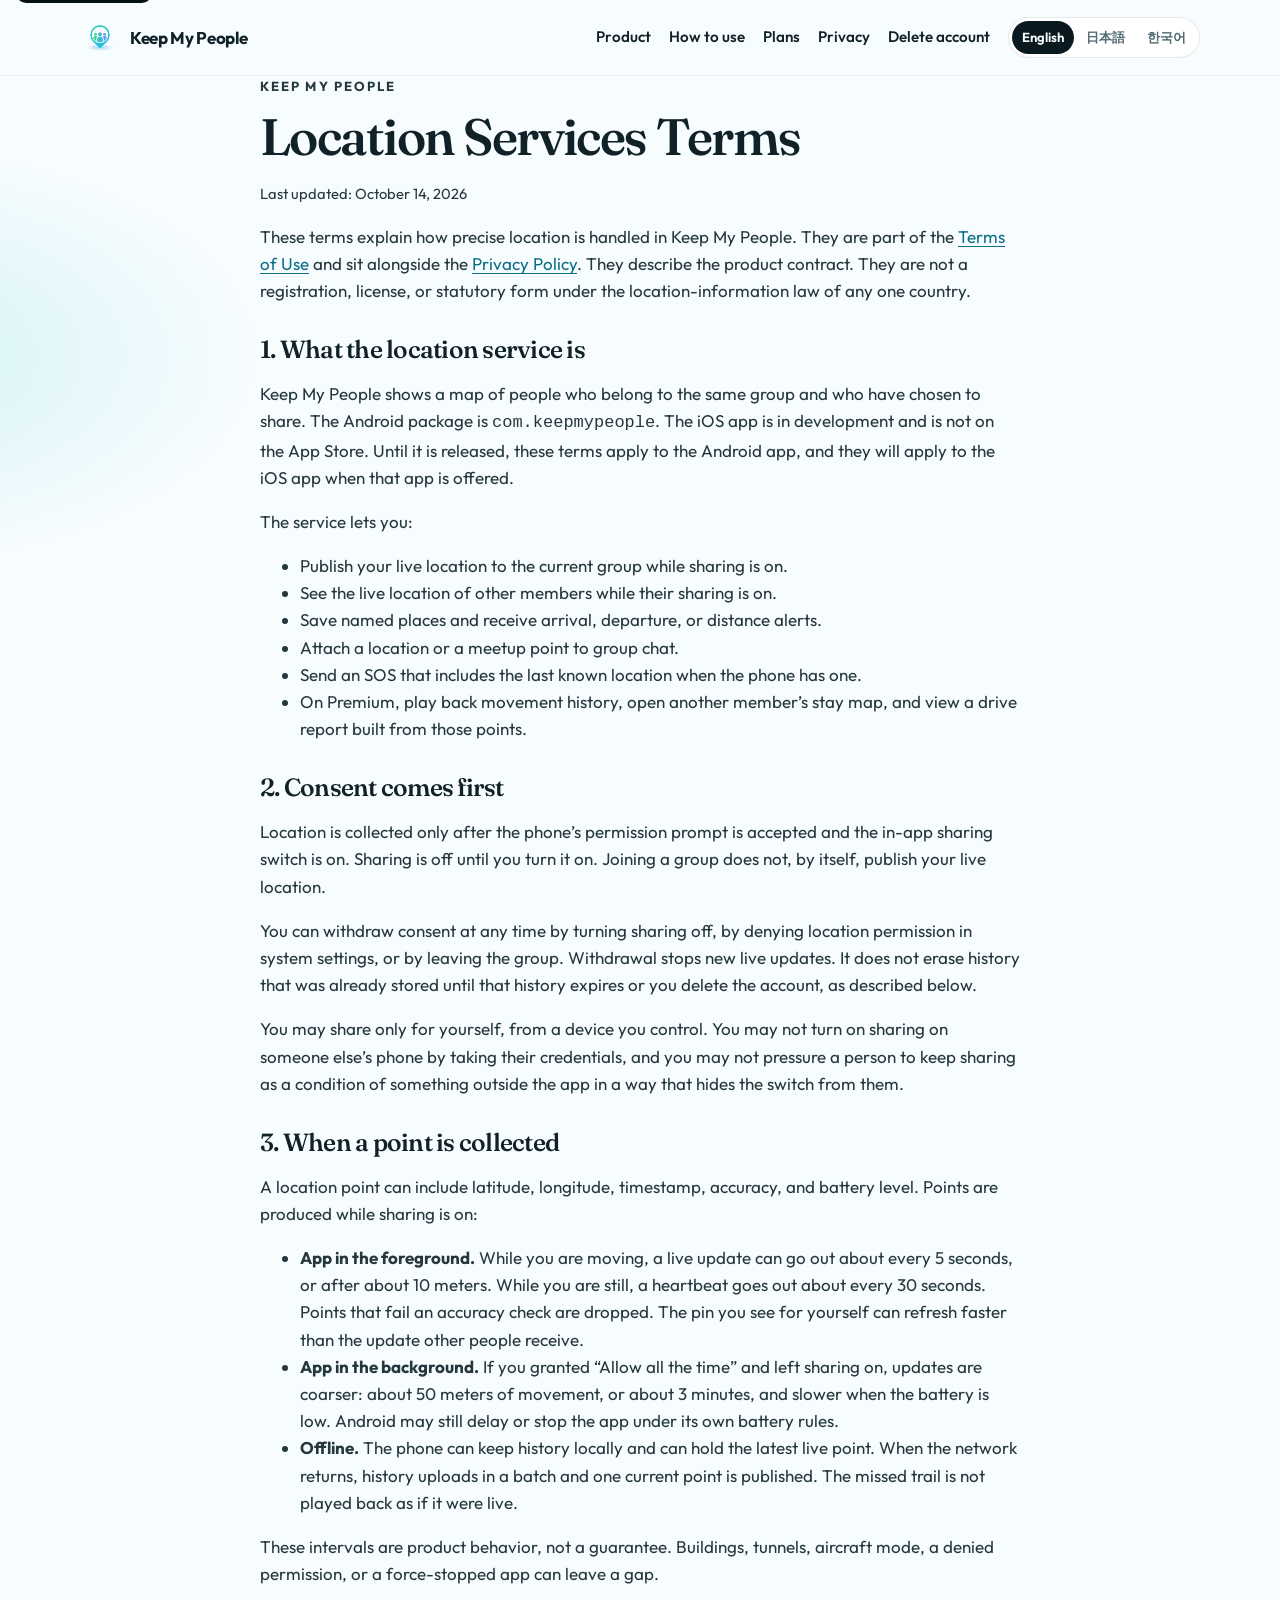
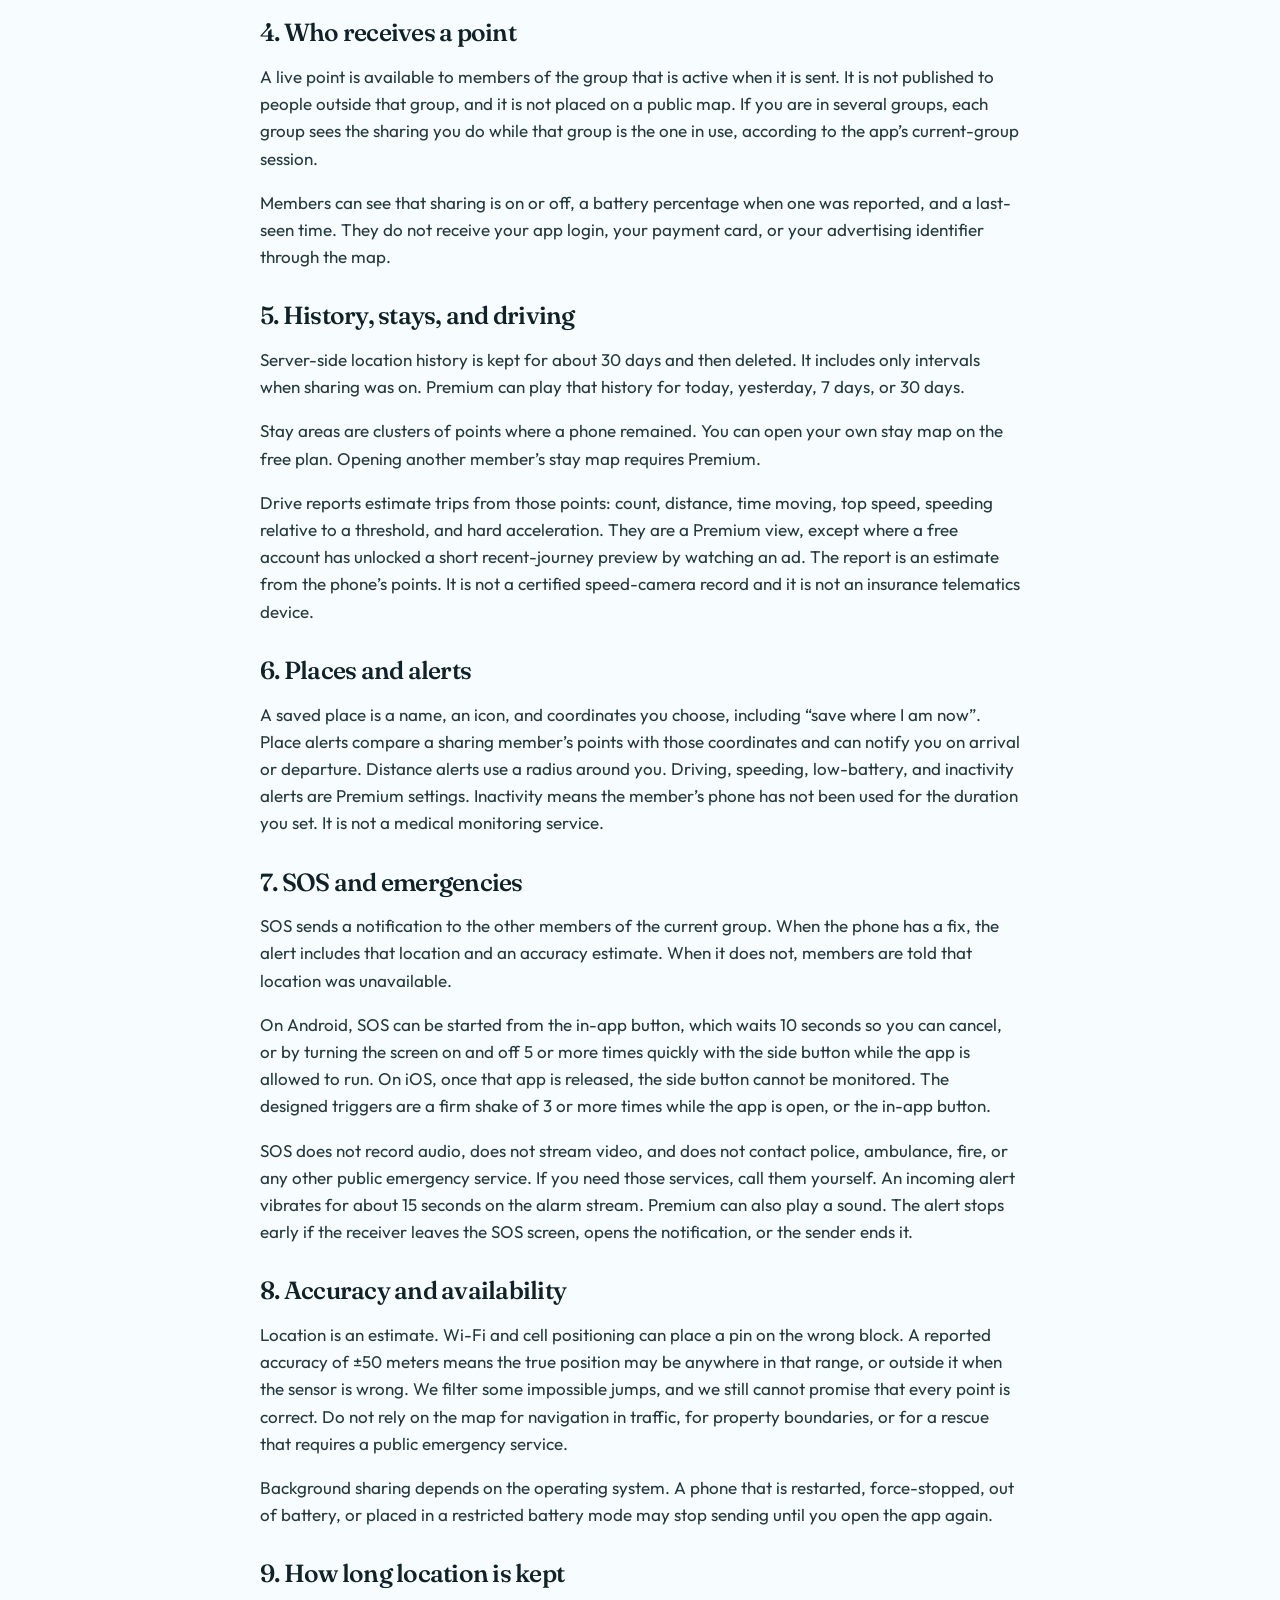
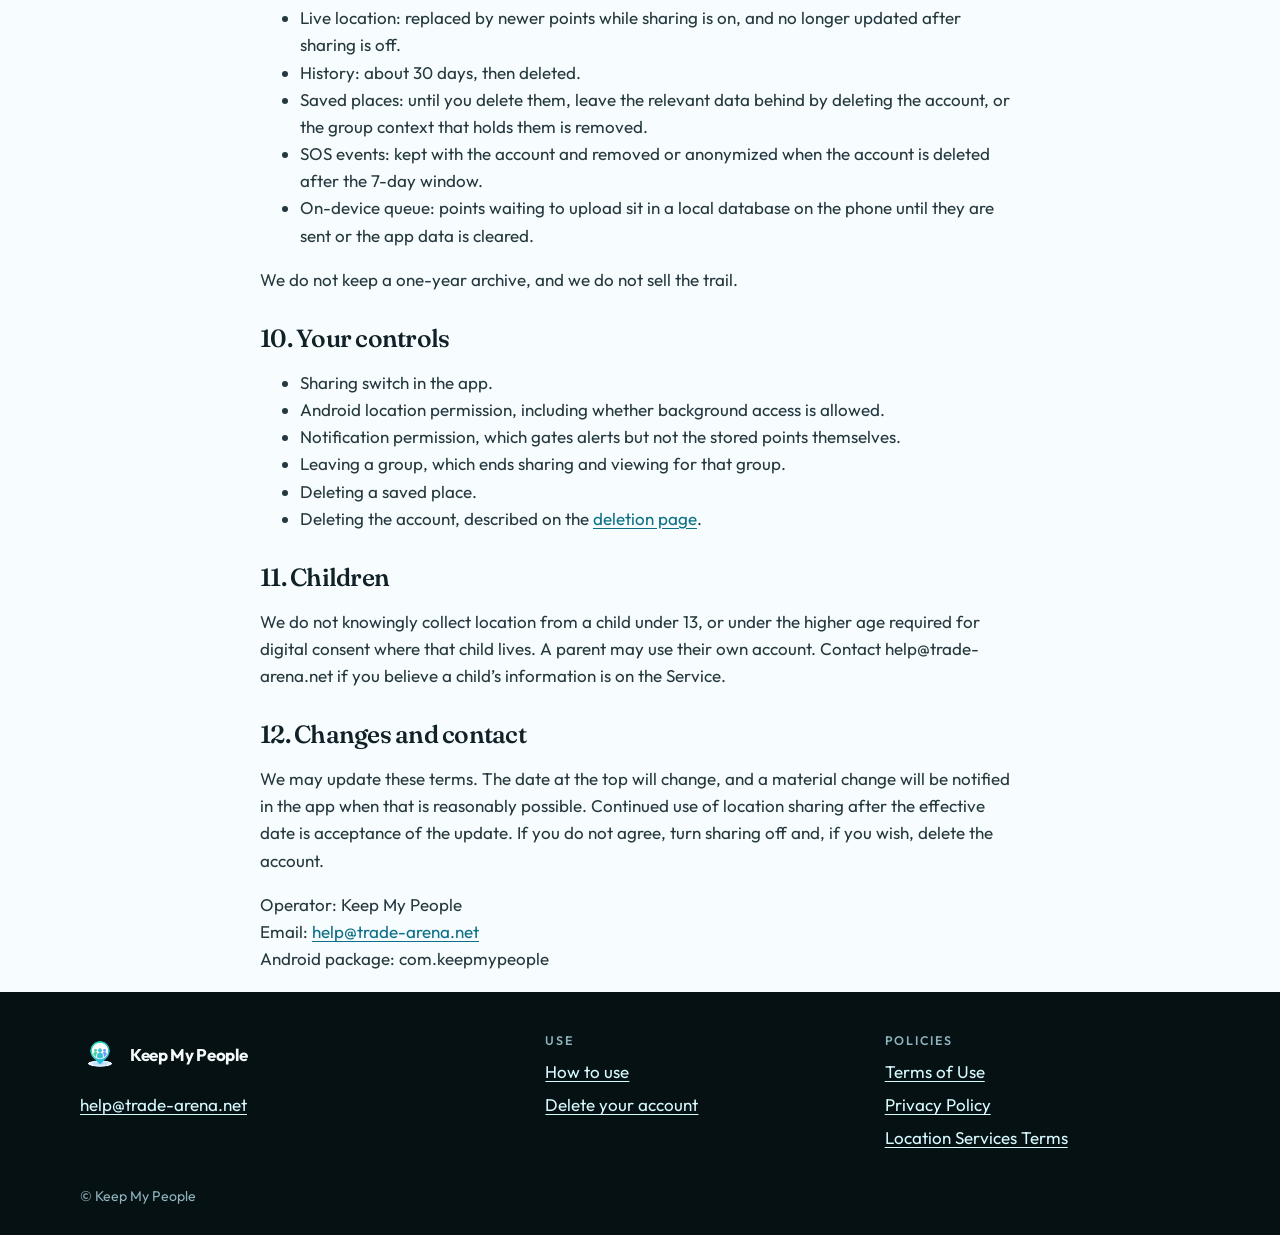
<file: location/index.html>
<!DOCTYPE html>
<html lang="en">
<head>
  <meta charset="utf-8">
  <meta name="viewport" content="width=device-width, initial-scale=1">
  <title>Location Services Terms — Keep My People</title>
  <meta name="description" content="How Keep My People collects, shares, stores, and deletes precise location inside groups you join.">
  <link rel="icon" href="../assets/icon.png">
  <link rel="preconnect" href="https://fonts.googleapis.com">
  <link rel="preconnect" href="https://fonts.gstatic.com" crossorigin>
  <link href="https://fonts.googleapis.com/css2?family=Fraunces:opsz,wght@9..144,560;9..144,640&family=Outfit:wght@400;500;600;700&display=swap" rel="stylesheet">
  <link rel="stylesheet" href="../assets/styles.css">
  <noscript><style>body{visibility:visible}</style></noscript>
</head>
<body data-page="location">
  <a class="skip" href="#content" data-i18n="nav.skip">Skip to content</a>
  <header class="site-header">
    <div class="wrap">
      <a class="brand" href="../index.html"><img src="../assets/icon.png" alt="" width="40" height="40"><span>Keep My People</span></a>
      <div class="header-end">
        <nav class="nav" aria-label="Primary" data-i18n-aria="nav.label">
          <a href="../index.html" data-i18n="nav.product">Product</a>
          <a href="../how-to/" data-i18n="nav.howto">How to use</a>
          <a href="../index.html#plans" data-i18n="nav.plans">Plans</a>
          <a href="../privacy/" data-i18n="nav.privacy">Privacy</a>
          <a href="../delete-account/" data-i18n="nav.delete">Delete account</a>
        </nav>
        <div class="lang-switch" data-lang-switch></div>
      </div>
    </div>
  </header>
  <main id="content" class="wrap-narrow legal">
    <p class="kicker" data-i18n="location.b01">Keep My People</p>
    <h1 data-i18n="location.b02">Location Services Terms</h1>
    <p class="updated" data-i18n="location.b03">Last updated: October 14, 2026</p>
    <p data-i18n-html="location.b04">These terms explain how precise location is handled in Keep My People. They are part of the <a href="../terms/">Terms of Use</a> and sit alongside the <a href="../privacy/">Privacy Policy</a>. They describe the product contract. They are not a registration, license, or statutory form under the location-information law of any one country.</p>

    <h2 data-i18n="location.b05">1. What the location service is</h2>
    <p data-i18n-html="location.b06">Keep My People shows a map of people who belong to the same group and who have chosen to share. The Android package is <code>com.keepmypeople</code>. The iOS app is in development and is not on the App Store. Until it is released, these terms apply to the Android app, and they will apply to the iOS app when that app is offered.</p>
    <p data-i18n="location.b07">The service lets you:</p>
    <ul>
      <li data-i18n="location.b08">Publish your live location to the current group while sharing is on.</li>
      <li data-i18n="location.b09">See the live location of other members while their sharing is on.</li>
      <li data-i18n="location.b10">Save named places and receive arrival, departure, or distance alerts.</li>
      <li data-i18n="location.b11">Attach a location or a meetup point to group chat.</li>
      <li data-i18n="location.b12">Send an SOS that includes the last known location when the phone has one.</li>
      <li data-i18n="location.b13">On Premium, play back movement history, open another member’s stay map, and view a drive report built from those points.</li>
    </ul>

    <h2 data-i18n="location.b14">2. Consent comes first</h2>
    <p data-i18n="location.b15">Location is collected only after the phone’s permission prompt is accepted and the in-app sharing switch is on. Sharing is off until you turn it on. Joining a group does not, by itself, publish your live location.</p>
    <p data-i18n="location.b16">You can withdraw consent at any time by turning sharing off, by denying location permission in system settings, or by leaving the group. Withdrawal stops new live updates. It does not erase history that was already stored until that history expires or you delete the account, as described below.</p>
    <p data-i18n="location.b17">You may share only for yourself, from a device you control. You may not turn on sharing on someone else’s phone by taking their credentials, and you may not pressure a person to keep sharing as a condition of something outside the app in a way that hides the switch from them.</p>

    <h2 data-i18n="location.b18">3. When a point is collected</h2>
    <p data-i18n="location.b19">A location point can include latitude, longitude, timestamp, accuracy, and battery level. Points are produced while sharing is on:</p>
    <ul>
      <li data-i18n-html="location.b20"><strong>App in the foreground.</strong> While you are moving, a live update can go out about every 5 seconds, or after about 10 meters. While you are still, a heartbeat goes out about every 30 seconds. Points that fail an accuracy check are dropped. The pin you see for yourself can refresh faster than the update other people receive.</li>
      <li data-i18n-html="location.b21"><strong>App in the background.</strong> If you granted “Allow all the time” and left sharing on, updates are coarser: about 50 meters of movement, or about 3 minutes, and slower when the battery is low. Android may still delay or stop the app under its own battery rules.</li>
      <li data-i18n-html="location.b22"><strong>Offline.</strong> The phone can keep history locally and can hold the latest live point. When the network returns, history uploads in a batch and one current point is published. The missed trail is not played back as if it were live.</li>
    </ul>
    <p data-i18n="location.b23">These intervals are product behavior, not a guarantee. Buildings, tunnels, aircraft mode, a denied permission, or a force-stopped app can leave a gap.</p>

    <h2 data-i18n="location.b24">4. Who receives a point</h2>
    <p data-i18n="location.b25">A live point is available to members of the group that is active when it is sent. It is not published to people outside that group, and it is not placed on a public map. If you are in several groups, each group sees the sharing you do while that group is the one in use, according to the app’s current-group session.</p>
    <p data-i18n="location.b26">Members can see that sharing is on or off, a battery percentage when one was reported, and a last-seen time. They do not receive your app login, your payment card, or your advertising identifier through the map.</p>

    <h2 data-i18n="location.b27">5. History, stays, and driving</h2>
    <p data-i18n="location.b28">Server-side location history is kept for about 30 days and then deleted. It includes only intervals when sharing was on. Premium can play that history for today, yesterday, 7 days, or 30 days.</p>
    <p data-i18n="location.b29">Stay areas are clusters of points where a phone remained. You can open your own stay map on the free plan. Opening another member’s stay map requires Premium.</p>
    <p data-i18n="location.b30">Drive reports estimate trips from those points: count, distance, time moving, top speed, speeding relative to a threshold, and hard acceleration. They are a Premium view, except where a free account has unlocked a short recent-journey preview by watching an ad. The report is an estimate from the phone’s points. It is not a certified speed-camera record and it is not an insurance telematics device.</p>

    <h2 data-i18n="location.b31">6. Places and alerts</h2>
    <p data-i18n="location.b32">A saved place is a name, an icon, and coordinates you choose, including “save where I am now”. Place alerts compare a sharing member’s points with those coordinates and can notify you on arrival or departure. Distance alerts use a radius around you. Driving, speeding, low-battery, and inactivity alerts are Premium settings. Inactivity means the member’s phone has not been used for the duration you set. It is not a medical monitoring service.</p>

    <h2 data-i18n="location.b33">7. SOS and emergencies</h2>
    <p data-i18n="location.b34">SOS sends a notification to the other members of the current group. When the phone has a fix, the alert includes that location and an accuracy estimate. When it does not, members are told that location was unavailable.</p>
    <p data-i18n="location.b35">On Android, SOS can be started from the in-app button, which waits 10 seconds so you can cancel, or by turning the screen on and off 5 or more times quickly with the side button while the app is allowed to run. On iOS, once that app is released, the side button cannot be monitored. The designed triggers are a firm shake of 3 or more times while the app is open, or the in-app button.</p>
    <p data-i18n="location.b36">SOS does not record audio, does not stream video, and does not contact police, ambulance, fire, or any other public emergency service. If you need those services, call them yourself. An incoming alert vibrates for about 15 seconds on the alarm stream. Premium can also play a sound. The alert stops early if the receiver leaves the SOS screen, opens the notification, or the sender ends it.</p>

    <h2 data-i18n="location.b37">8. Accuracy and availability</h2>
    <p data-i18n="location.b38">Location is an estimate. Wi-Fi and cell positioning can place a pin on the wrong block. A reported accuracy of ±50 meters means the true position may be anywhere in that range, or outside it when the sensor is wrong. We filter some impossible jumps, and we still cannot promise that every point is correct. Do not rely on the map for navigation in traffic, for property boundaries, or for a rescue that requires a public emergency service.</p>
    <p data-i18n="location.b39">Background sharing depends on the operating system. A phone that is restarted, force-stopped, out of battery, or placed in a restricted battery mode may stop sending until you open the app again.</p>

    <h2 data-i18n="location.b40">9. How long location is kept</h2>
    <ul>
      <li data-i18n="location.b41">Live location: replaced by newer points while sharing is on, and no longer updated after sharing is off.</li>
      <li data-i18n="location.b42">History: about 30 days, then deleted.</li>
      <li data-i18n="location.b43">Saved places: until you delete them, leave the relevant data behind by deleting the account, or the group context that holds them is removed.</li>
      <li data-i18n="location.b44">SOS events: kept with the account and removed or anonymized when the account is deleted after the 7-day window.</li>
      <li data-i18n="location.b45">On-device queue: points waiting to upload sit in a local database on the phone until they are sent or the app data is cleared.</li>
    </ul>
    <p data-i18n="location.b46">We do not keep a one-year archive, and we do not sell the trail.</p>

    <h2 data-i18n="location.b47">10. Your controls</h2>
    <ul>
      <li data-i18n="location.b48">Sharing switch in the app.</li>
      <li data-i18n="location.b49">Android location permission, including whether background access is allowed.</li>
      <li data-i18n="location.b50">Notification permission, which gates alerts but not the stored points themselves.</li>
      <li data-i18n="location.b51">Leaving a group, which ends sharing and viewing for that group.</li>
      <li data-i18n="location.b52">Deleting a saved place.</li>
      <li data-i18n-html="location.b53">Deleting the account, described on the <a href="../delete-account/">deletion page</a>.</li>
    </ul>

    <h2 data-i18n="location.b54">11. Children</h2>
    <p data-i18n="location.b55">We do not knowingly collect location from a child under 13, or under the higher age required for digital consent where that child lives. A parent may use their own account. Contact help@trade-arena.net if you believe a child’s information is on the Service.</p>

    <h2 data-i18n="location.b56">12. Changes and contact</h2>
    <p data-i18n="location.b57">We may update these terms. The date at the top will change, and a material change will be notified in the app when that is reasonably possible. Continued use of location sharing after the effective date is acceptance of the update. If you do not agree, turn sharing off and, if you wish, delete the account.</p>
    <p data-i18n-html="location.b58">Operator: Keep My People<br>
    Email: <a href="mailto:help@trade-arena.net">help@trade-arena.net</a><br>
    Android package: com.keepmypeople</p>
  </main>
  <footer class="site-footer">
    <div class="wrap footer-grid">
      <div>
        <a class="brand" href="../index.html" style="color:#f5fbfc"><img src="../assets/icon.png" alt="" width="40" height="40"><span>Keep My People</span></a>
        <p><a href="mailto:help@trade-arena.net">help@trade-arena.net</a></p>
      </div>
      <div>
        <h2 data-i18n="footer.use">Use</h2>
        <ul>
          <li><a href="../how-to/" data-i18n="footer.howto">How to use</a></li>
          <li><a href="../delete-account/" data-i18n="footer.delete">Delete your account</a></li>
        </ul>
      </div>
      <div>
        <h2 data-i18n="footer.policies">Policies</h2>
        <ul>
          <li><a href="../terms/" data-i18n="footer.terms">Terms of Use</a></li>
          <li><a href="../privacy/" data-i18n="footer.privacy">Privacy Policy</a></li>
          <li><a href="../location/" data-i18n="footer.location">Location Services Terms</a></li>
        </ul>
      </div>
    </div>
    <div class="wrap legal-line" data-i18n="footer.copyShort">© Keep My People</div>
  </footer>
  <script src="../assets/i18n.js"></script>
</body>
</html>
</file>
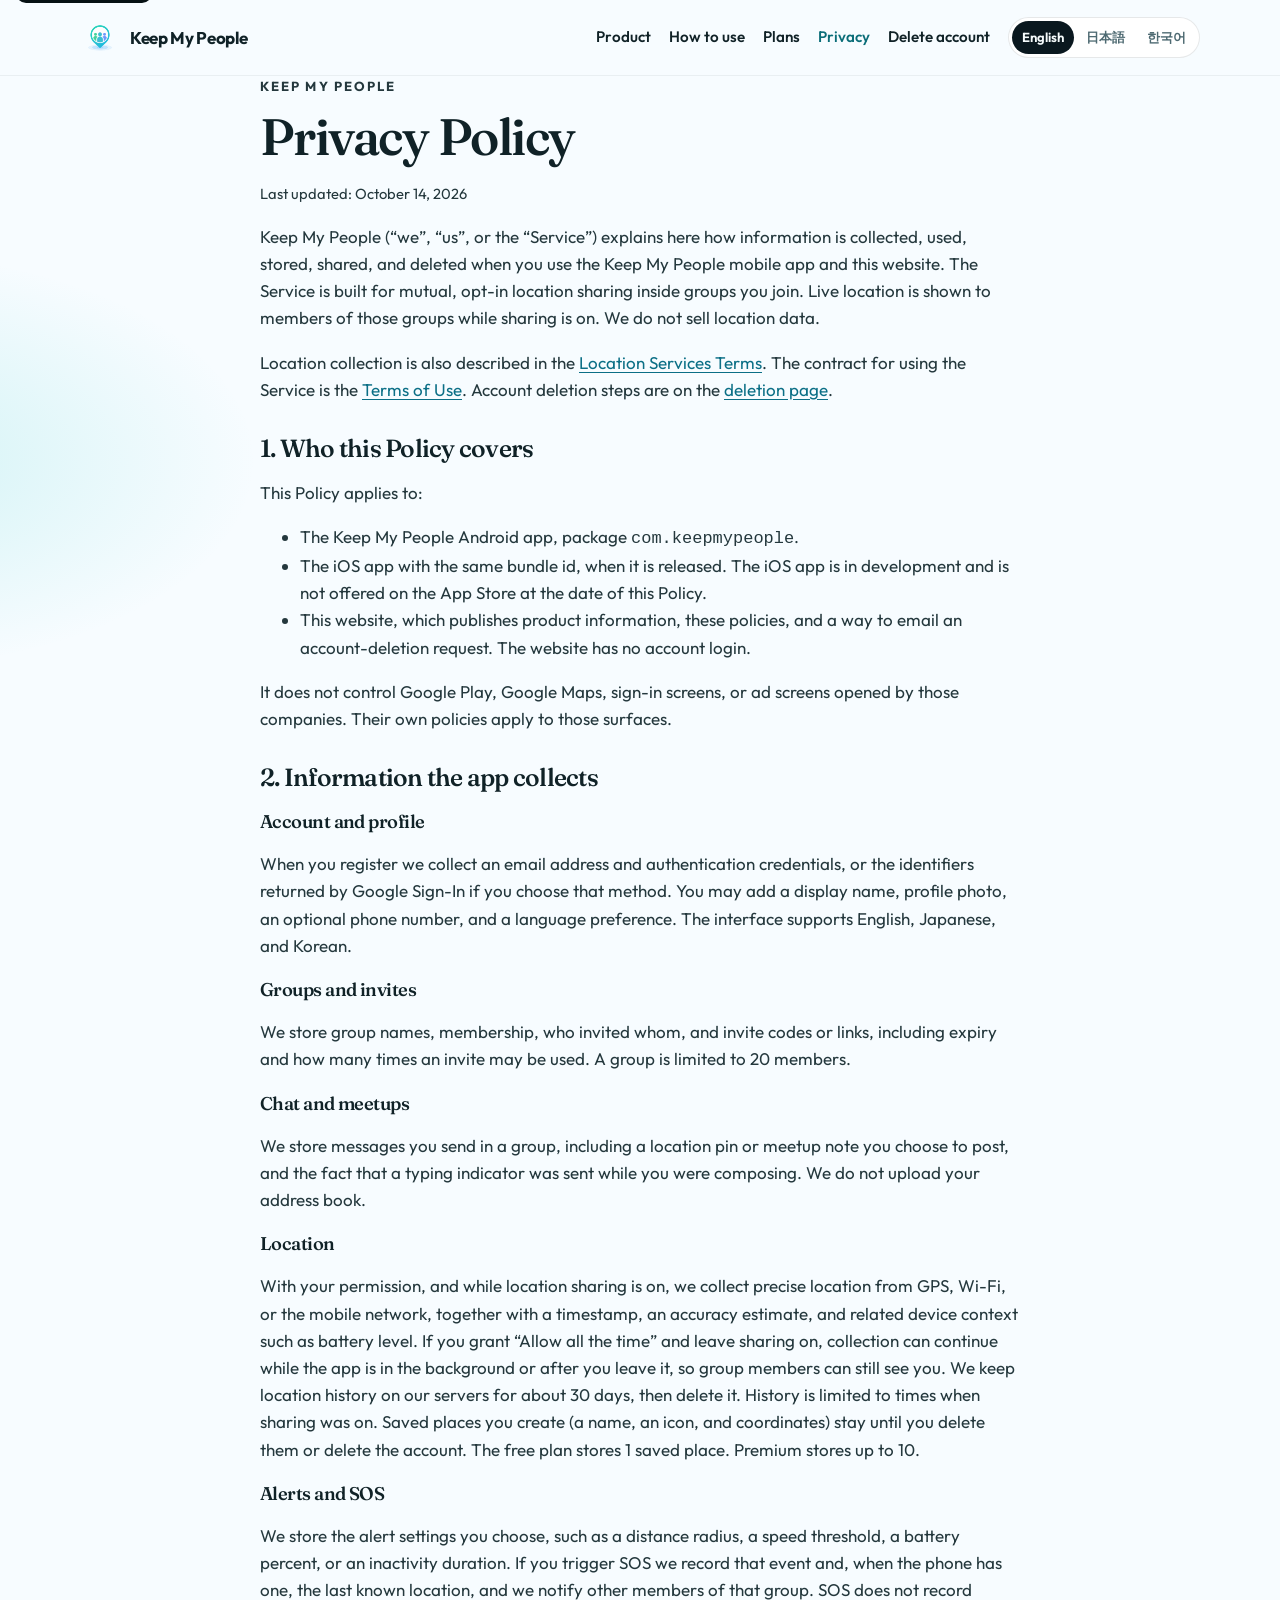
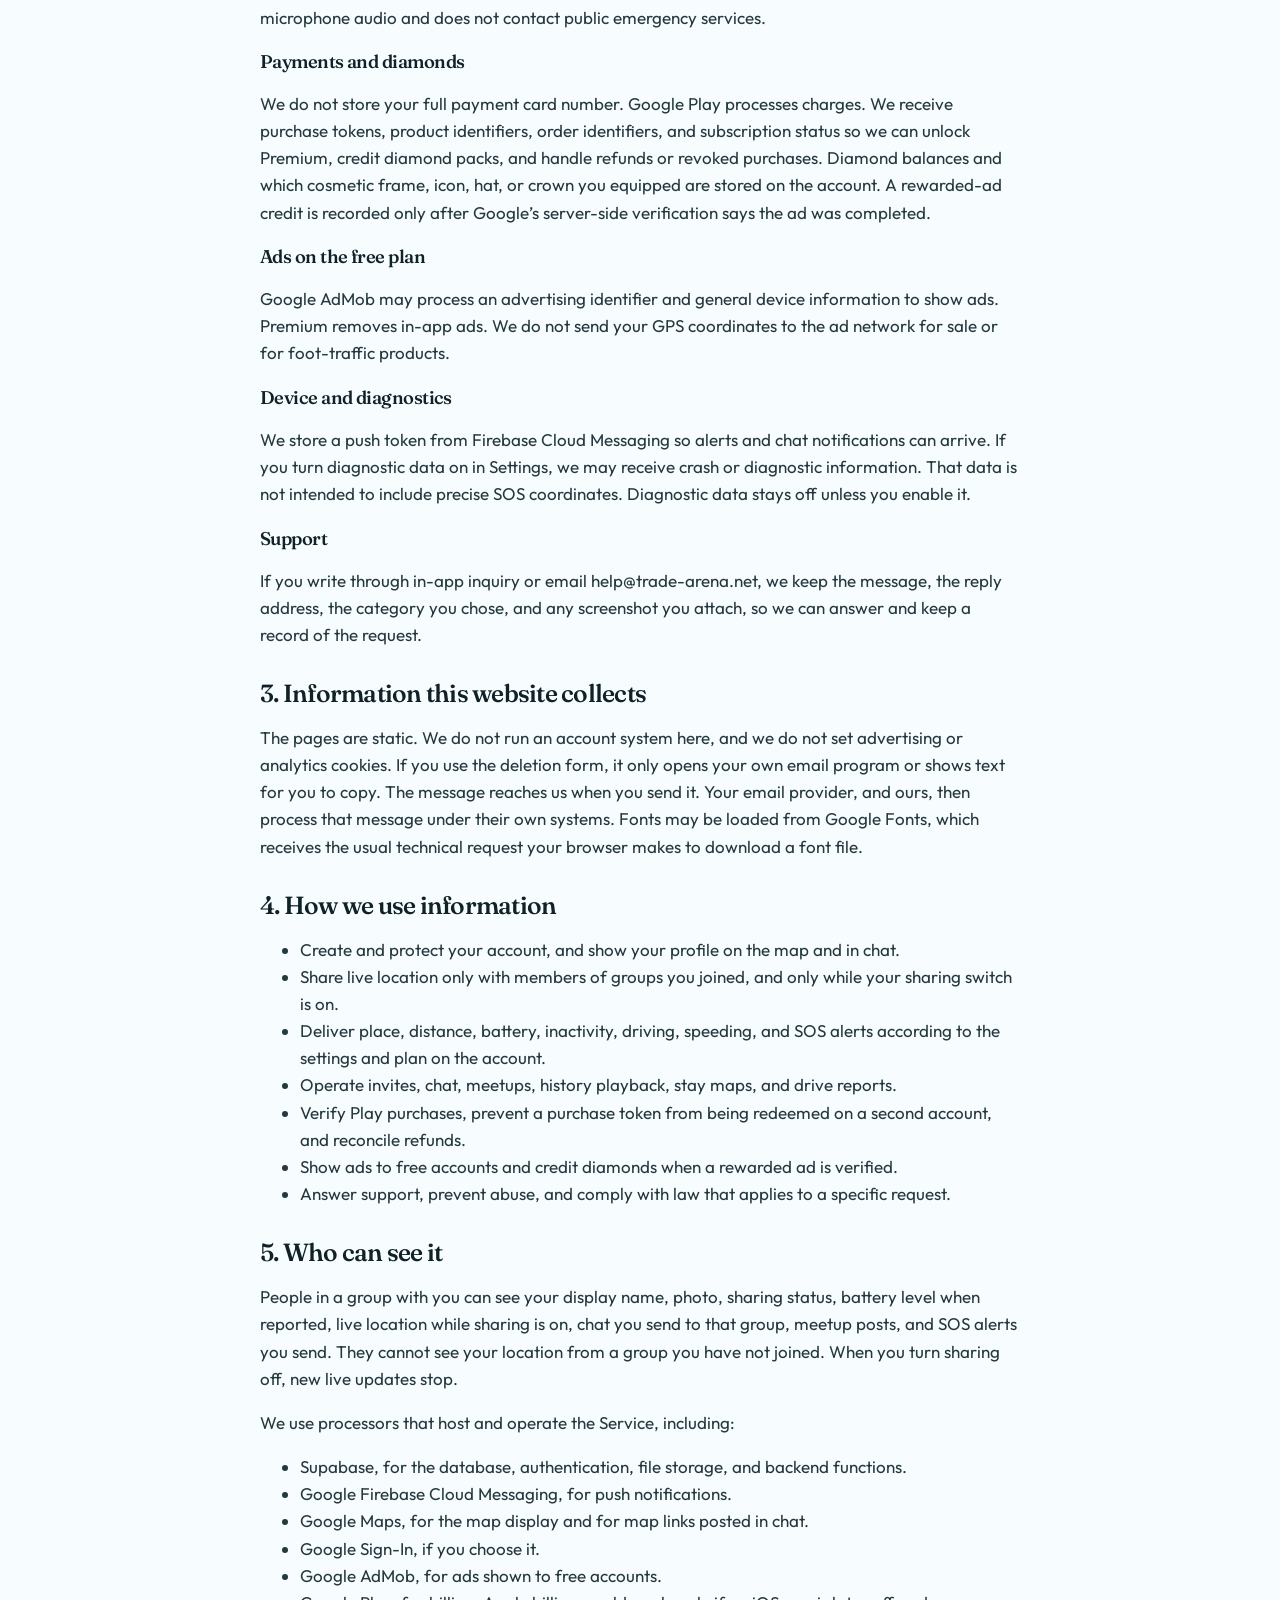
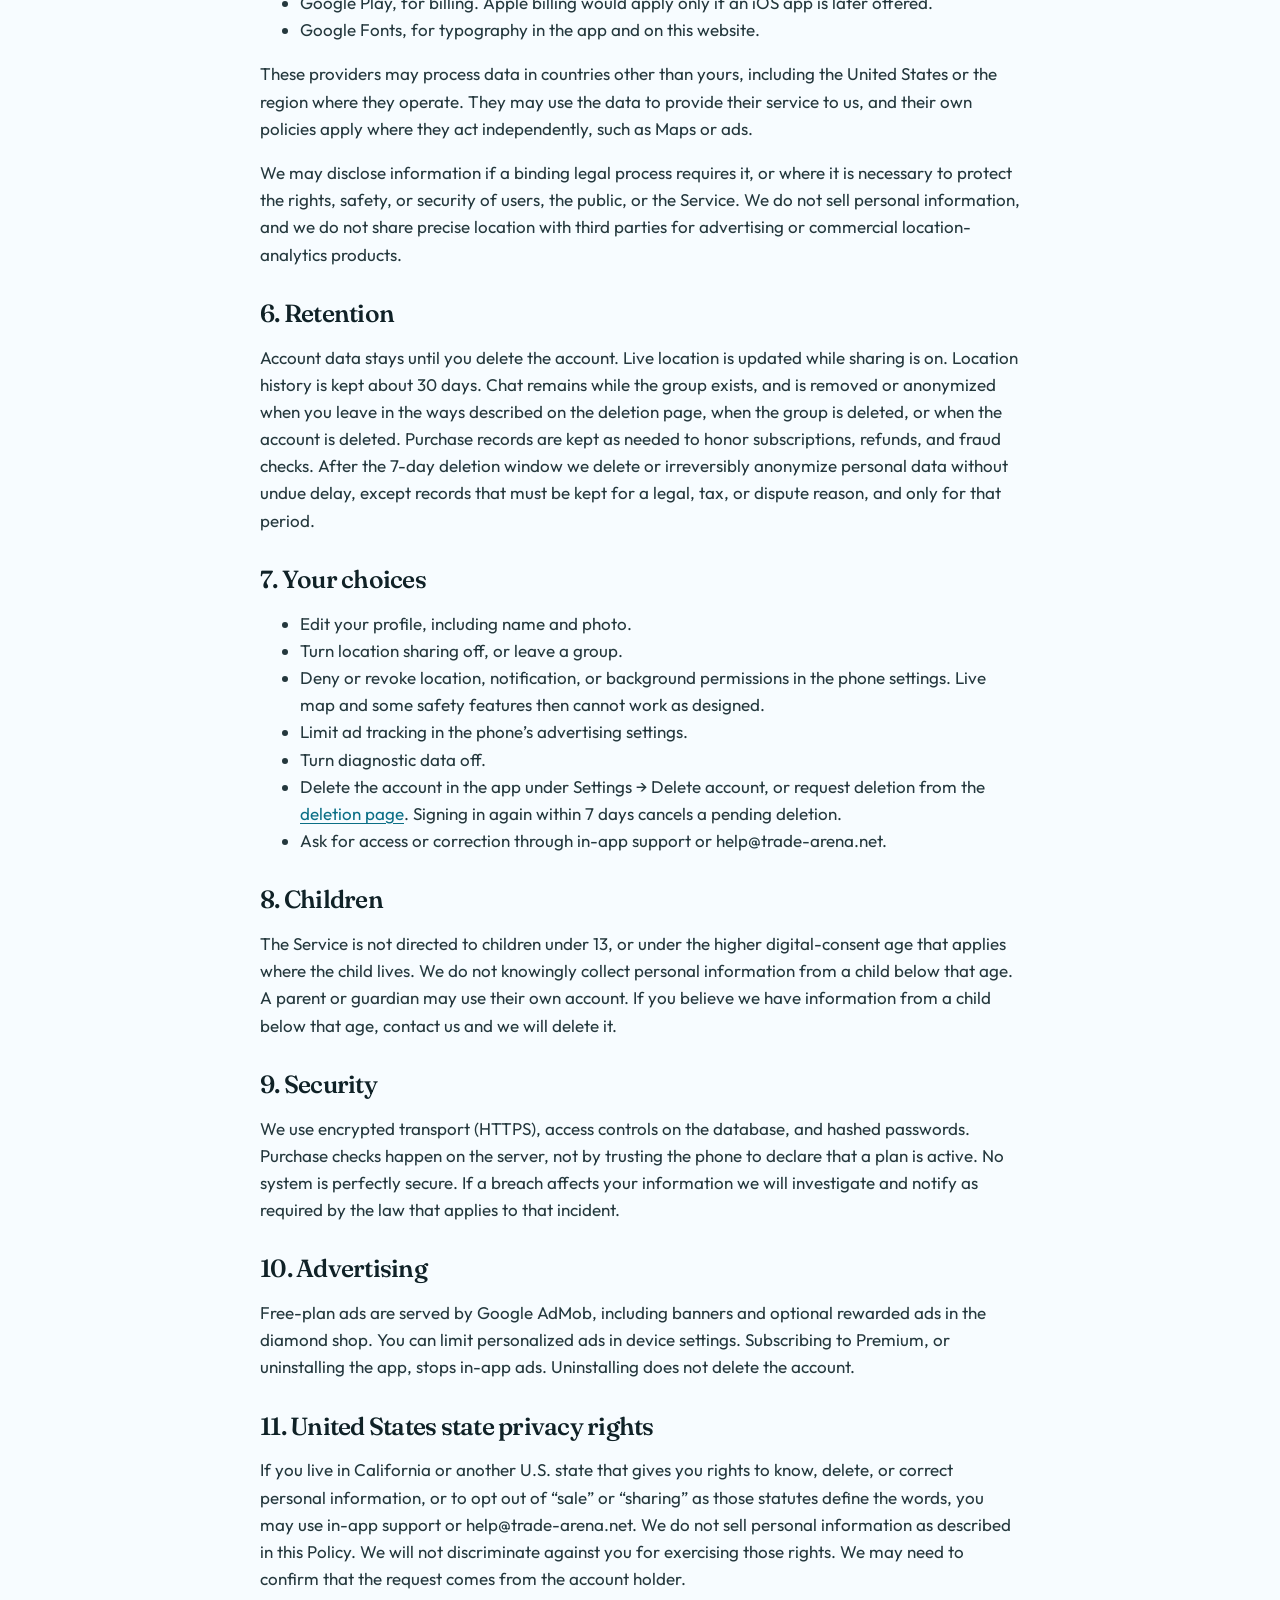
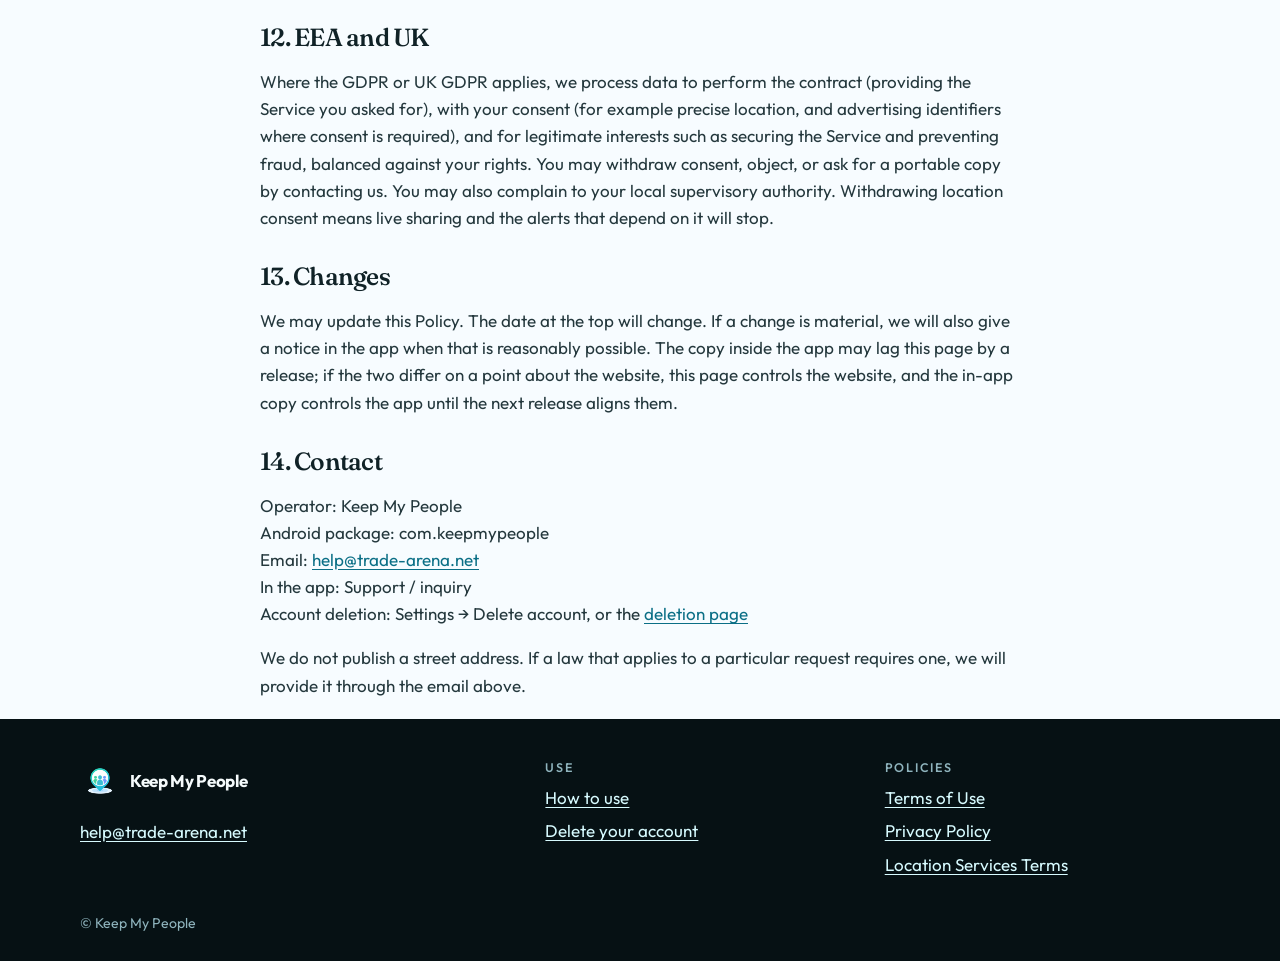
<file: privacy/index.html>
<!DOCTYPE html>
<html lang="en">
<head>
  <meta charset="utf-8">
  <meta name="viewport" content="width=device-width, initial-scale=1">
  <title>Privacy Policy — Keep My People</title>
  <meta name="description" content="Privacy Policy for the Keep My People Android app and this website. Mutual-consent location sharing, retention, and account deletion.">
  <link rel="icon" href="../assets/icon.png">
  <link rel="preconnect" href="https://fonts.googleapis.com">
  <link rel="preconnect" href="https://fonts.gstatic.com" crossorigin>
  <link href="https://fonts.googleapis.com/css2?family=Fraunces:opsz,wght@9..144,560;9..144,640&family=Outfit:wght@400;500;600;700&display=swap" rel="stylesheet">
  <link rel="stylesheet" href="../assets/styles.css">
  <noscript><style>body{visibility:visible}</style></noscript>
</head>
<body data-page="privacy">
  <a class="skip" href="#content" data-i18n="nav.skip">Skip to content</a>
  <header class="site-header">
    <div class="wrap">
      <a class="brand" href="../index.html"><img src="../assets/icon.png" alt="" width="40" height="40"><span>Keep My People</span></a>
      <div class="header-end">
        <nav class="nav" aria-label="Primary" data-i18n-aria="nav.label">
          <a href="../index.html" data-i18n="nav.product">Product</a>
          <a href="../how-to/" data-i18n="nav.howto">How to use</a>
          <a href="../index.html#plans" data-i18n="nav.plans">Plans</a>
          <a href="../privacy/" aria-current="page" data-i18n="nav.privacy">Privacy</a>
          <a href="../delete-account/" data-i18n="nav.delete">Delete account</a>
        </nav>
        <div class="lang-switch" data-lang-switch></div>
      </div>
    </div>
  </header>
  <main id="content" class="wrap-narrow legal">
    <p class="kicker" data-i18n="privacy.b01">Keep My People</p>
    <h1 data-i18n="privacy.b02">Privacy Policy</h1>
    <p class="updated" data-i18n="privacy.b03">Last updated: October 14, 2026</p>
    <p data-i18n="privacy.b04">Keep My People (“we”, “us”, or the “Service”) explains here how information is collected, used, stored, shared, and deleted when you use the Keep My People mobile app and this website. The Service is built for mutual, opt-in location sharing inside groups you join. Live location is shown to members of those groups while sharing is on. We do not sell location data.</p>
    <p data-i18n-html="privacy.b05">Location collection is also described in the <a href="../location/">Location Services Terms</a>. The contract for using the Service is the <a href="../terms/">Terms of Use</a>. Account deletion steps are on the <a href="../delete-account/">deletion page</a>.</p>

    <h2 data-i18n="privacy.b06">1. Who this Policy covers</h2>
    <p data-i18n="privacy.b07">This Policy applies to:</p>
    <ul>
      <li data-i18n-html="privacy.b08">The Keep My People Android app, package <code>com.keepmypeople</code>.</li>
      <li data-i18n="privacy.b09">The iOS app with the same bundle id, when it is released. The iOS app is in development and is not offered on the App Store at the date of this Policy.</li>
      <li data-i18n="privacy.b10">This website, which publishes product information, these policies, and a way to email an account-deletion request. The website has no account login.</li>
    </ul>
    <p data-i18n="privacy.b11">It does not control Google Play, Google Maps, sign-in screens, or ad screens opened by those companies. Their own policies apply to those surfaces.</p>

    <h2 data-i18n="privacy.b12">2. Information the app collects</h2>
    <h3 data-i18n="privacy.b13">Account and profile</h3>
    <p data-i18n="privacy.b14">When you register we collect an email address and authentication credentials, or the identifiers returned by Google Sign-In if you choose that method. You may add a display name, profile photo, an optional phone number, and a language preference. The interface supports English, Japanese, and Korean.</p>
    <h3 data-i18n="privacy.b15">Groups and invites</h3>
    <p data-i18n="privacy.b16">We store group names, membership, who invited whom, and invite codes or links, including expiry and how many times an invite may be used. A group is limited to 20 members.</p>
    <h3 data-i18n="privacy.b17">Chat and meetups</h3>
    <p data-i18n="privacy.b18">We store messages you send in a group, including a location pin or meetup note you choose to post, and the fact that a typing indicator was sent while you were composing. We do not upload your address book.</p>
    <h3 data-i18n="privacy.b19">Location</h3>
    <p data-i18n="privacy.b20">With your permission, and while location sharing is on, we collect precise location from GPS, Wi-Fi, or the mobile network, together with a timestamp, an accuracy estimate, and related device context such as battery level. If you grant “Allow all the time” and leave sharing on, collection can continue while the app is in the background or after you leave it, so group members can still see you. We keep location history on our servers for about 30 days, then delete it. History is limited to times when sharing was on. Saved places you create (a name, an icon, and coordinates) stay until you delete them or delete the account. The free plan stores 1 saved place. Premium stores up to 10.</p>
    <h3 data-i18n="privacy.b21">Alerts and SOS</h3>
    <p data-i18n="privacy.b22">We store the alert settings you choose, such as a distance radius, a speed threshold, a battery percent, or an inactivity duration. If you trigger SOS we record that event and, when the phone has one, the last known location, and we notify other members of that group. SOS does not record microphone audio and does not contact public emergency services.</p>
    <h3 data-i18n="privacy.b23">Payments and diamonds</h3>
    <p data-i18n="privacy.b24">We do not store your full payment card number. Google Play processes charges. We receive purchase tokens, product identifiers, order identifiers, and subscription status so we can unlock Premium, credit diamond packs, and handle refunds or revoked purchases. Diamond balances and which cosmetic frame, icon, hat, or crown you equipped are stored on the account. A rewarded-ad credit is recorded only after Google’s server-side verification says the ad was completed.</p>
    <h3 data-i18n="privacy.b25">Ads on the free plan</h3>
    <p data-i18n="privacy.b26">Google AdMob may process an advertising identifier and general device information to show ads. Premium removes in-app ads. We do not send your GPS coordinates to the ad network for sale or for foot-traffic products.</p>
    <h3 data-i18n="privacy.b27">Device and diagnostics</h3>
    <p data-i18n="privacy.b28">We store a push token from Firebase Cloud Messaging so alerts and chat notifications can arrive. If you turn diagnostic data on in Settings, we may receive crash or diagnostic information. That data is not intended to include precise SOS coordinates. Diagnostic data stays off unless you enable it.</p>
    <h3 data-i18n="privacy.b29">Support</h3>
    <p data-i18n="privacy.b30">If you write through in-app inquiry or email help@trade-arena.net, we keep the message, the reply address, the category you chose, and any screenshot you attach, so we can answer and keep a record of the request.</p>

    <h2 data-i18n="privacy.b31">3. Information this website collects</h2>
    <p data-i18n="privacy.b32">The pages are static. We do not run an account system here, and we do not set advertising or analytics cookies. If you use the deletion form, it only opens your own email program or shows text for you to copy. The message reaches us when you send it. Your email provider, and ours, then process that message under their own systems. Fonts may be loaded from Google Fonts, which receives the usual technical request your browser makes to download a font file.</p>

    <h2 data-i18n="privacy.b33">4. How we use information</h2>
    <ul>
      <li data-i18n="privacy.b34">Create and protect your account, and show your profile on the map and in chat.</li>
      <li data-i18n="privacy.b35">Share live location only with members of groups you joined, and only while your sharing switch is on.</li>
      <li data-i18n="privacy.b36">Deliver place, distance, battery, inactivity, driving, speeding, and SOS alerts according to the settings and plan on the account.</li>
      <li data-i18n="privacy.b37">Operate invites, chat, meetups, history playback, stay maps, and drive reports.</li>
      <li data-i18n="privacy.b38">Verify Play purchases, prevent a purchase token from being redeemed on a second account, and reconcile refunds.</li>
      <li data-i18n="privacy.b39">Show ads to free accounts and credit diamonds when a rewarded ad is verified.</li>
      <li data-i18n="privacy.b40">Answer support, prevent abuse, and comply with law that applies to a specific request.</li>
    </ul>

    <h2 data-i18n="privacy.b41">5. Who can see it</h2>
    <p data-i18n="privacy.b42">People in a group with you can see your display name, photo, sharing status, battery level when reported, live location while sharing is on, chat you send to that group, meetup posts, and SOS alerts you send. They cannot see your location from a group you have not joined. When you turn sharing off, new live updates stop.</p>
    <p data-i18n="privacy.b43">We use processors that host and operate the Service, including:</p>
    <ul>
      <li data-i18n="privacy.b44">Supabase, for the database, authentication, file storage, and backend functions.</li>
      <li data-i18n="privacy.b45">Google Firebase Cloud Messaging, for push notifications.</li>
      <li data-i18n="privacy.b46">Google Maps, for the map display and for map links posted in chat.</li>
      <li data-i18n="privacy.b47">Google Sign-In, if you choose it.</li>
      <li data-i18n="privacy.b48">Google AdMob, for ads shown to free accounts.</li>
      <li data-i18n="privacy.b49">Google Play, for billing. Apple billing would apply only if an iOS app is later offered.</li>
      <li data-i18n="privacy.b50">Google Fonts, for typography in the app and on this website.</li>
    </ul>
    <p data-i18n="privacy.b51">These providers may process data in countries other than yours, including the United States or the region where they operate. They may use the data to provide their service to us, and their own policies apply where they act independently, such as Maps or ads.</p>
    <p data-i18n="privacy.b52">We may disclose information if a binding legal process requires it, or where it is necessary to protect the rights, safety, or security of users, the public, or the Service. We do not sell personal information, and we do not share precise location with third parties for advertising or commercial location-analytics products.</p>

    <h2 data-i18n="privacy.b53">6. Retention</h2>
    <p data-i18n="privacy.b54">Account data stays until you delete the account. Live location is updated while sharing is on. Location history is kept about 30 days. Chat remains while the group exists, and is removed or anonymized when you leave in the ways described on the deletion page, when the group is deleted, or when the account is deleted. Purchase records are kept as needed to honor subscriptions, refunds, and fraud checks. After the 7-day deletion window we delete or irreversibly anonymize personal data without undue delay, except records that must be kept for a legal, tax, or dispute reason, and only for that period.</p>

    <h2 data-i18n="privacy.b55">7. Your choices</h2>
    <ul>
      <li data-i18n="privacy.b56">Edit your profile, including name and photo.</li>
      <li data-i18n="privacy.b57">Turn location sharing off, or leave a group.</li>
      <li data-i18n="privacy.b58">Deny or revoke location, notification, or background permissions in the phone settings. Live map and some safety features then cannot work as designed.</li>
      <li data-i18n="privacy.b59">Limit ad tracking in the phone’s advertising settings.</li>
      <li data-i18n="privacy.b60">Turn diagnostic data off.</li>
      <li data-i18n-html="privacy.b61">Delete the account in the app under Settings → Delete account, or request deletion from the <a href="../delete-account/">deletion page</a>. Signing in again within 7 days cancels a pending deletion.</li>
      <li data-i18n="privacy.b62">Ask for access or correction through in-app support or help@trade-arena.net.</li>
    </ul>

    <h2 data-i18n="privacy.b63">8. Children</h2>
    <p data-i18n="privacy.b64">The Service is not directed to children under 13, or under the higher digital-consent age that applies where the child lives. We do not knowingly collect personal information from a child below that age. A parent or guardian may use their own account. If you believe we have information from a child below that age, contact us and we will delete it.</p>

    <h2 data-i18n="privacy.b65">9. Security</h2>
    <p data-i18n="privacy.b66">We use encrypted transport (HTTPS), access controls on the database, and hashed passwords. Purchase checks happen on the server, not by trusting the phone to declare that a plan is active. No system is perfectly secure. If a breach affects your information we will investigate and notify as required by the law that applies to that incident.</p>

    <h2 data-i18n="privacy.b67">10. Advertising</h2>
    <p data-i18n="privacy.b68">Free-plan ads are served by Google AdMob, including banners and optional rewarded ads in the diamond shop. You can limit personalized ads in device settings. Subscribing to Premium, or uninstalling the app, stops in-app ads. Uninstalling does not delete the account.</p>

    <h2 data-i18n="privacy.b69">11. United States state privacy rights</h2>
    <p data-i18n="privacy.b70">If you live in California or another U.S. state that gives you rights to know, delete, or correct personal information, or to opt out of “sale” or “sharing” as those statutes define the words, you may use in-app support or help@trade-arena.net. We do not sell personal information as described in this Policy. We will not discriminate against you for exercising those rights. We may need to confirm that the request comes from the account holder.</p>

    <h2 data-i18n="privacy.b71">12. EEA and UK</h2>
    <p data-i18n="privacy.b72">Where the GDPR or UK GDPR applies, we process data to perform the contract (providing the Service you asked for), with your consent (for example precise location, and advertising identifiers where consent is required), and for legitimate interests such as securing the Service and preventing fraud, balanced against your rights. You may withdraw consent, object, or ask for a portable copy by contacting us. You may also complain to your local supervisory authority. Withdrawing location consent means live sharing and the alerts that depend on it will stop.</p>

    <h2 data-i18n="privacy.b73">13. Changes</h2>
    <p data-i18n="privacy.b74">We may update this Policy. The date at the top will change. If a change is material, we will also give a notice in the app when that is reasonably possible. The copy inside the app may lag this page by a release; if the two differ on a point about the website, this page controls the website, and the in-app copy controls the app until the next release aligns them.</p>

    <h2 data-i18n="privacy.b75">14. Contact</h2>
    <p data-i18n-html="privacy.b76">Operator: Keep My People<br>
    Android package: com.keepmypeople<br>
    Email: <a href="mailto:help@trade-arena.net">help@trade-arena.net</a><br>
    In the app: Support / inquiry<br>
    Account deletion: Settings → Delete account, or the <a href="../delete-account/">deletion page</a></p>
    <p data-i18n="privacy.b77">We do not publish a street address. If a law that applies to a particular request requires one, we will provide it through the email above.</p>
  </main>
  <footer class="site-footer">
    <div class="wrap footer-grid">
      <div>
        <a class="brand" href="../index.html" style="color:#f5fbfc"><img src="../assets/icon.png" alt="" width="40" height="40"><span>Keep My People</span></a>
        <p><a href="mailto:help@trade-arena.net">help@trade-arena.net</a></p>
      </div>
      <div>
        <h2 data-i18n="footer.use">Use</h2>
        <ul>
          <li><a href="../how-to/" data-i18n="footer.howto">How to use</a></li>
          <li><a href="../delete-account/" data-i18n="footer.delete">Delete your account</a></li>
        </ul>
      </div>
      <div>
        <h2 data-i18n="footer.policies">Policies</h2>
        <ul>
          <li><a href="../terms/" data-i18n="footer.terms">Terms of Use</a></li>
          <li><a href="../privacy/" data-i18n="footer.privacy">Privacy Policy</a></li>
          <li><a href="../location/" data-i18n="footer.location">Location Services Terms</a></li>
        </ul>
      </div>
    </div>
    <div class="wrap legal-line" data-i18n="footer.copyShort">© Keep My People</div>
  </footer>
  <script src="../assets/i18n.js"></script>
</body>
</html>
</file>
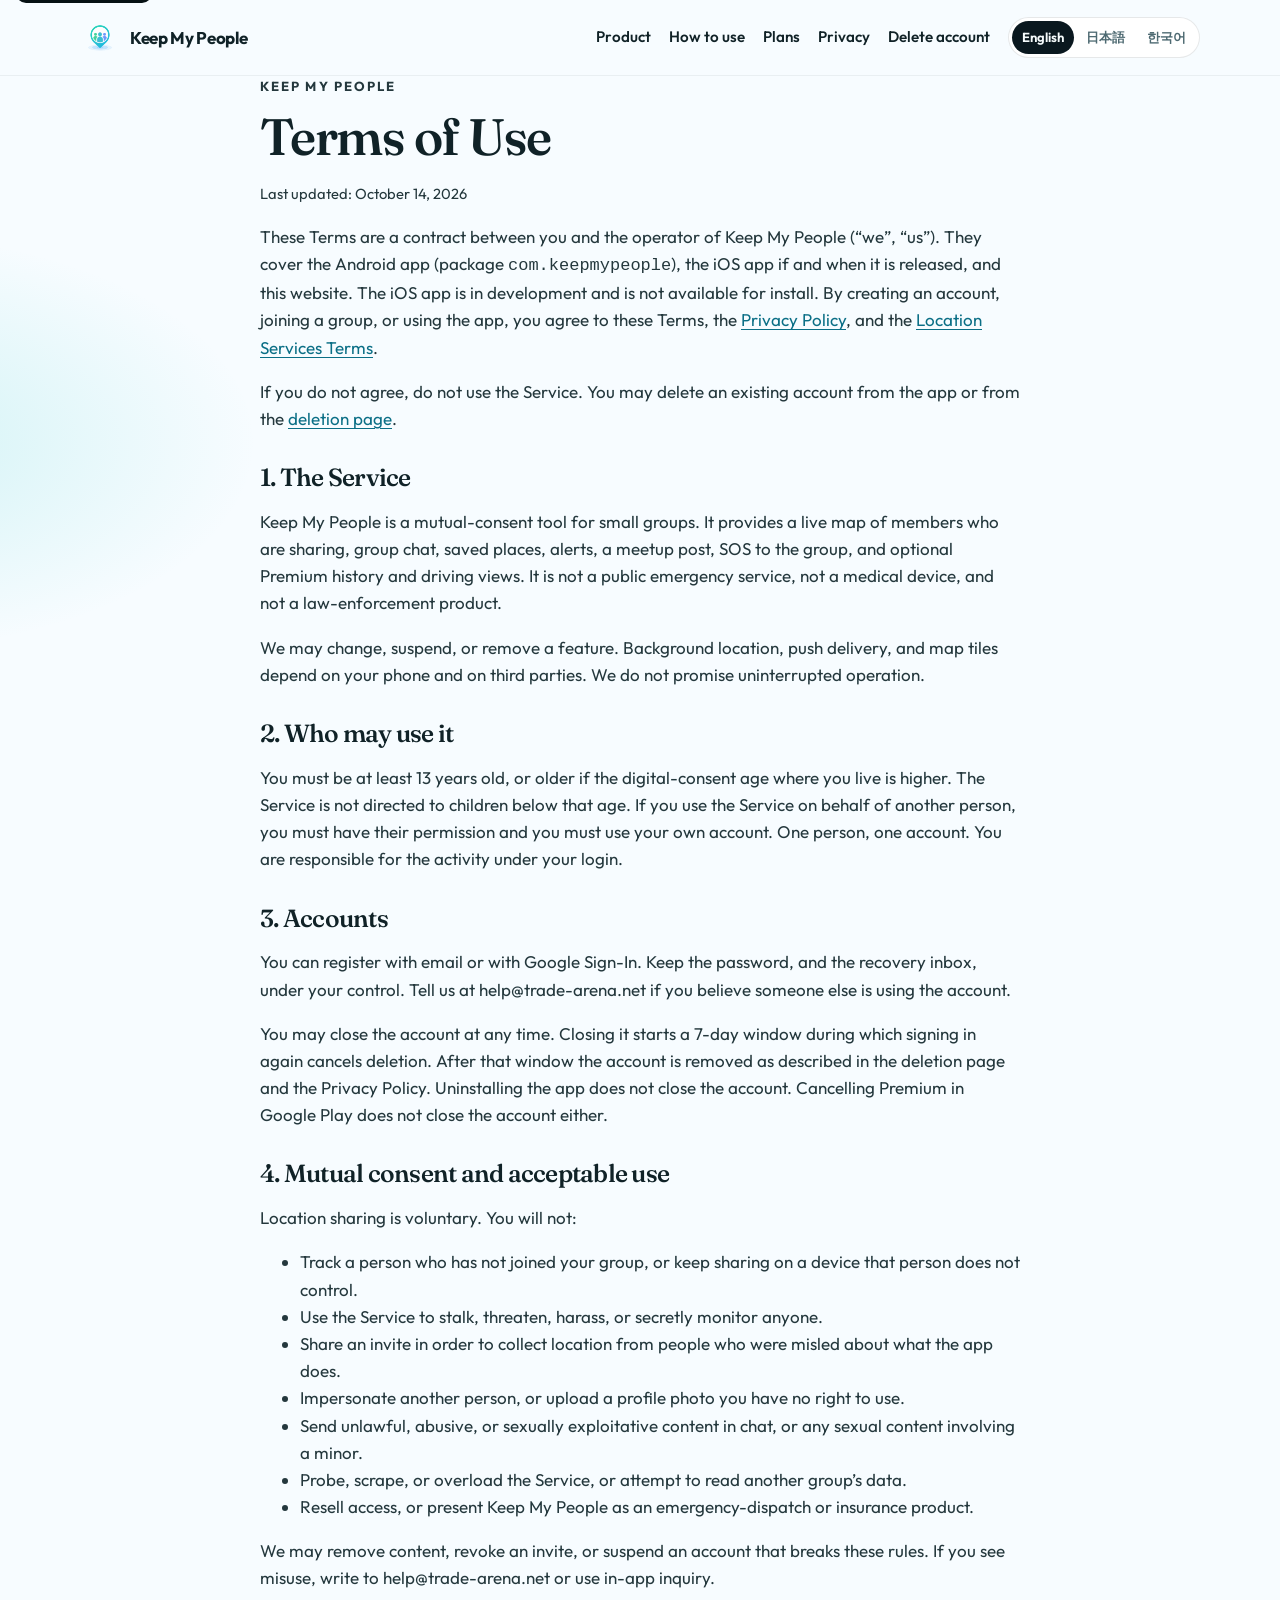
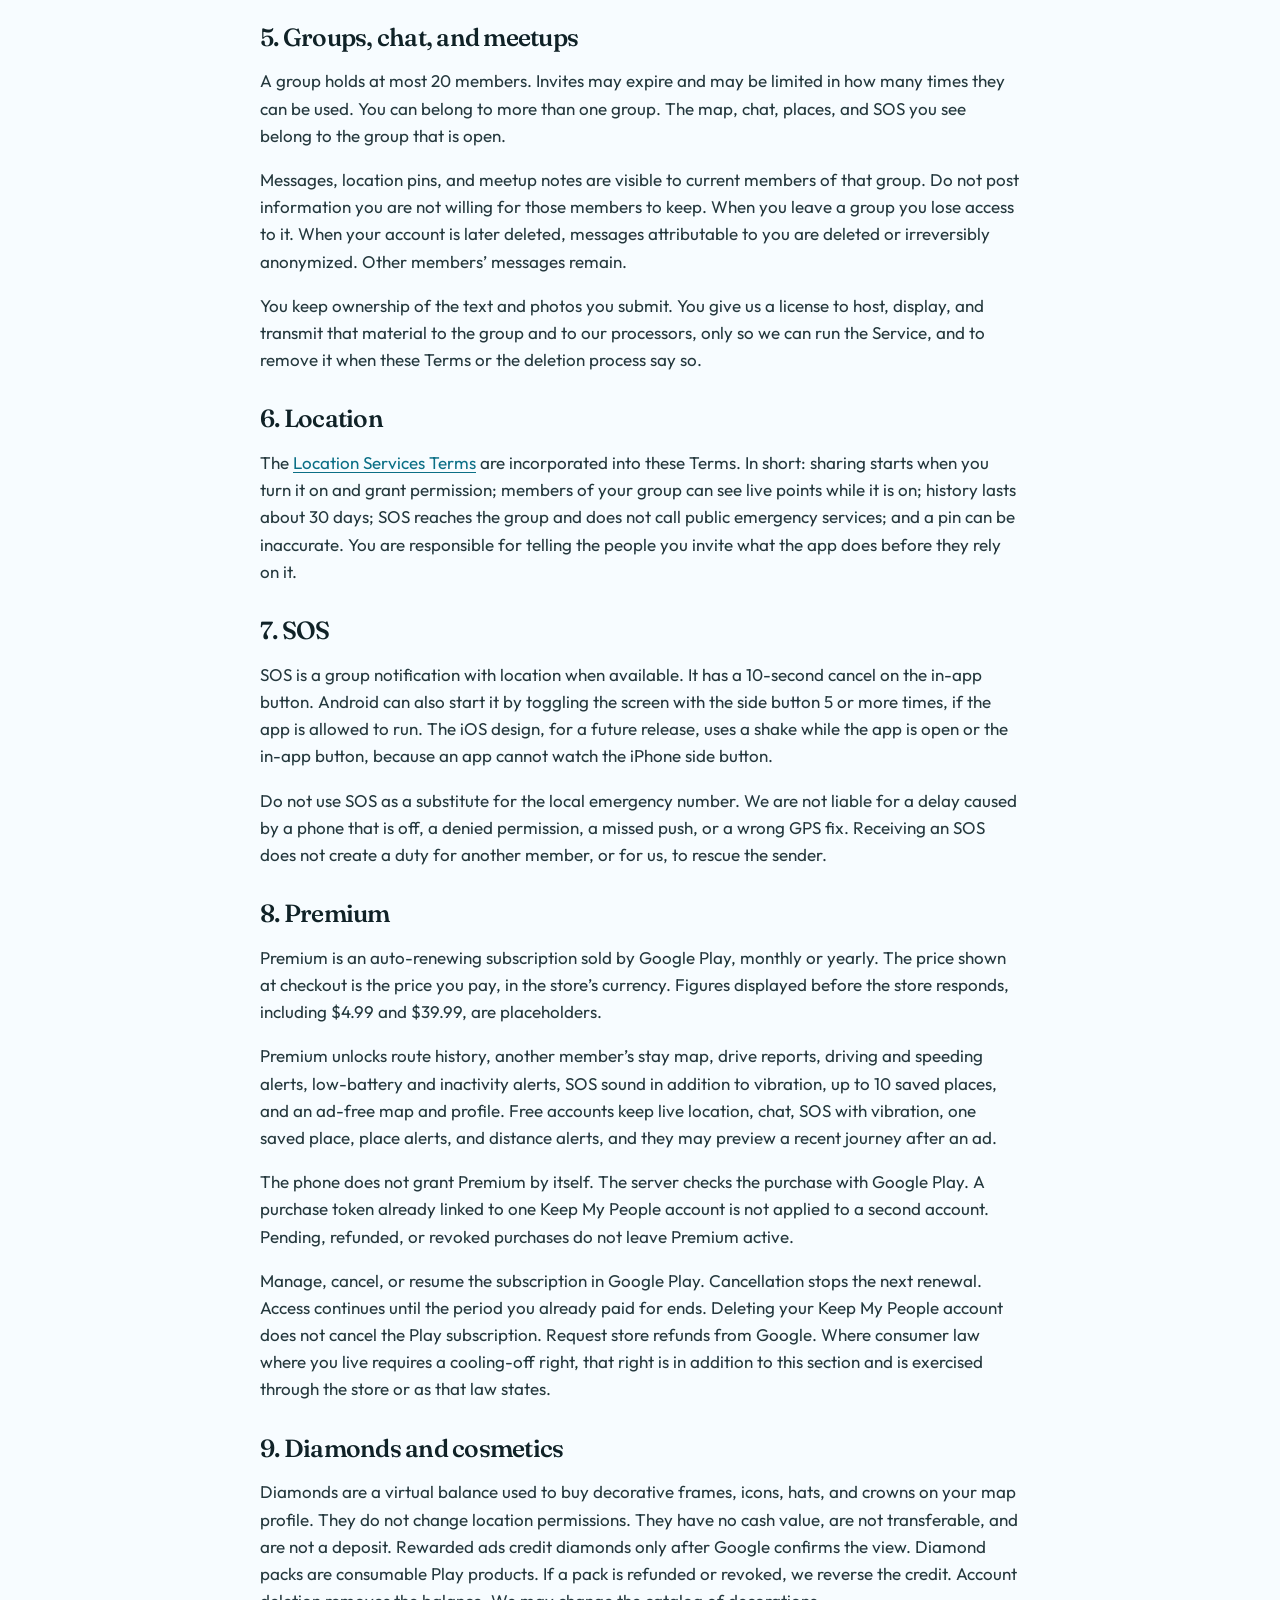
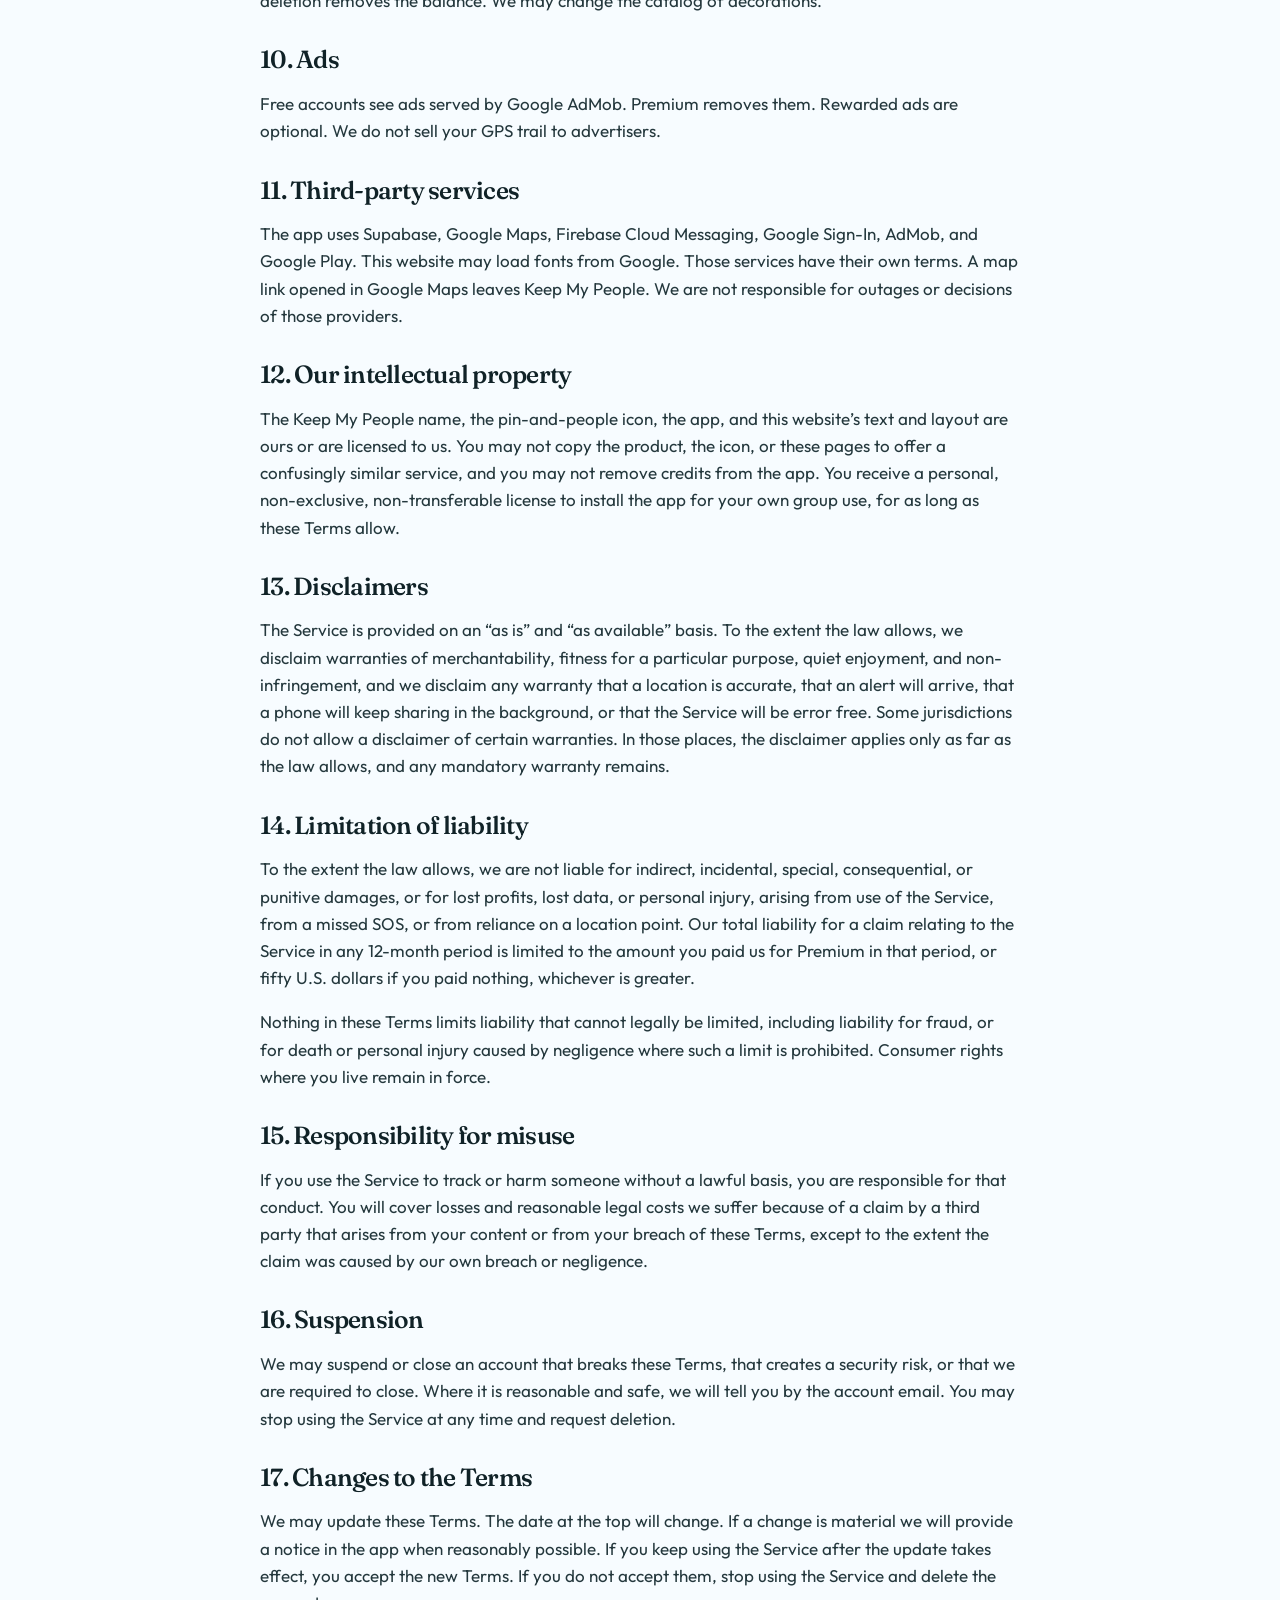
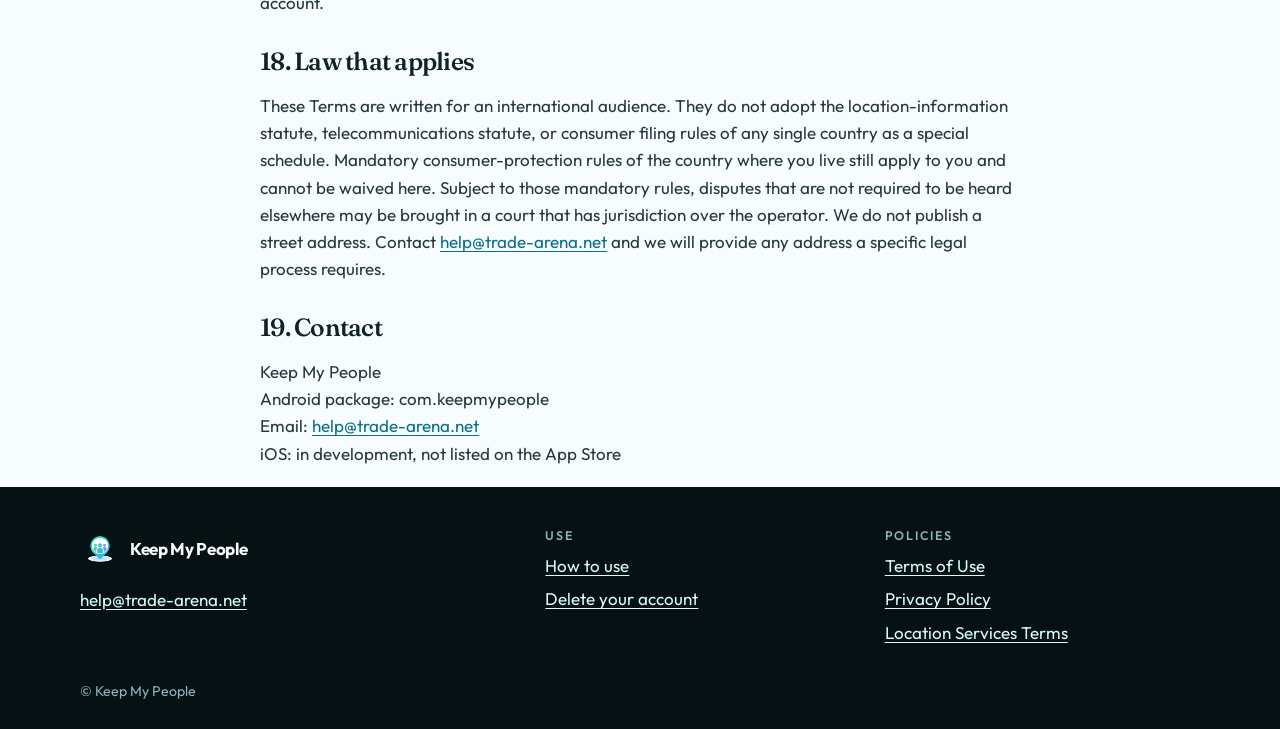
<file: terms/index.html>
<!DOCTYPE html>
<html lang="en">
<head>
  <meta charset="utf-8">
  <meta name="viewport" content="width=device-width, initial-scale=1">
  <title>Terms of Use — Keep My People</title>
  <meta name="description" content="Terms of Use for Keep My People: groups, mutual-consent location, SOS, Premium, diamonds, and account deletion.">
  <link rel="icon" href="../assets/icon.png">
  <link rel="preconnect" href="https://fonts.googleapis.com">
  <link rel="preconnect" href="https://fonts.gstatic.com" crossorigin>
  <link href="https://fonts.googleapis.com/css2?family=Fraunces:opsz,wght@9..144,560;9..144,640&family=Outfit:wght@400;500;600;700&display=swap" rel="stylesheet">
  <link rel="stylesheet" href="../assets/styles.css">
  <noscript><style>body{visibility:visible}</style></noscript>
</head>
<body data-page="terms">
  <a class="skip" href="#content" data-i18n="nav.skip">Skip to content</a>
  <header class="site-header">
    <div class="wrap">
      <a class="brand" href="../index.html"><img src="../assets/icon.png" alt="" width="40" height="40"><span>Keep My People</span></a>
      <div class="header-end">
        <nav class="nav" aria-label="Primary" data-i18n-aria="nav.label">
          <a href="../index.html" data-i18n="nav.product">Product</a>
          <a href="../how-to/" data-i18n="nav.howto">How to use</a>
          <a href="../index.html#plans" data-i18n="nav.plans">Plans</a>
          <a href="../privacy/" data-i18n="nav.privacy">Privacy</a>
          <a href="../delete-account/" data-i18n="nav.delete">Delete account</a>
        </nav>
        <div class="lang-switch" data-lang-switch></div>
      </div>
    </div>
  </header>
  <main id="content" class="wrap-narrow legal">
    <p class="kicker" data-i18n="terms.b01">Keep My People</p>
    <h1 data-i18n="terms.b02">Terms of Use</h1>
    <p class="updated" data-i18n="terms.b03">Last updated: October 14, 2026</p>
    <p data-i18n-html="terms.b04">These Terms are a contract between you and the operator of Keep My People (“we”, “us”). They cover the Android app (package <code>com.keepmypeople</code>), the iOS app if and when it is released, and this website. The iOS app is in development and is not available for install. By creating an account, joining a group, or using the app, you agree to these Terms, the <a href="../privacy/">Privacy Policy</a>, and the <a href="../location/">Location Services Terms</a>.</p>
    <p data-i18n-html="terms.b05">If you do not agree, do not use the Service. You may delete an existing account from the app or from the <a href="../delete-account/">deletion page</a>.</p>

    <h2 data-i18n="terms.b06">1. The Service</h2>
    <p data-i18n="terms.b07">Keep My People is a mutual-consent tool for small groups. It provides a live map of members who are sharing, group chat, saved places, alerts, a meetup post, SOS to the group, and optional Premium history and driving views. It is not a public emergency service, not a medical device, and not a law-enforcement product.</p>
    <p data-i18n="terms.b08">We may change, suspend, or remove a feature. Background location, push delivery, and map tiles depend on your phone and on third parties. We do not promise uninterrupted operation.</p>

    <h2 data-i18n="terms.b09">2. Who may use it</h2>
    <p data-i18n="terms.b10">You must be at least 13 years old, or older if the digital-consent age where you live is higher. The Service is not directed to children below that age. If you use the Service on behalf of another person, you must have their permission and you must use your own account. One person, one account. You are responsible for the activity under your login.</p>

    <h2 data-i18n="terms.b11">3. Accounts</h2>
    <p data-i18n="terms.b12">You can register with email or with Google Sign-In. Keep the password, and the recovery inbox, under your control. Tell us at help@trade-arena.net if you believe someone else is using the account.</p>
    <p data-i18n="terms.b13">You may close the account at any time. Closing it starts a 7-day window during which signing in again cancels deletion. After that window the account is removed as described in the deletion page and the Privacy Policy. Uninstalling the app does not close the account. Cancelling Premium in Google Play does not close the account either.</p>

    <h2 data-i18n="terms.b14">4. Mutual consent and acceptable use</h2>
    <p data-i18n="terms.b15">Location sharing is voluntary. You will not:</p>
    <ul>
      <li data-i18n="terms.b16">Track a person who has not joined your group, or keep sharing on a device that person does not control.</li>
      <li data-i18n="terms.b17">Use the Service to stalk, threaten, harass, or secretly monitor anyone.</li>
      <li data-i18n="terms.b18">Share an invite in order to collect location from people who were misled about what the app does.</li>
      <li data-i18n="terms.b19">Impersonate another person, or upload a profile photo you have no right to use.</li>
      <li data-i18n="terms.b20">Send unlawful, abusive, or sexually exploitative content in chat, or any sexual content involving a minor.</li>
      <li data-i18n="terms.b21">Probe, scrape, or overload the Service, or attempt to read another group’s data.</li>
      <li data-i18n="terms.b22">Resell access, or present Keep My People as an emergency-dispatch or insurance product.</li>
    </ul>
    <p data-i18n="terms.b23">We may remove content, revoke an invite, or suspend an account that breaks these rules. If you see misuse, write to help@trade-arena.net or use in-app inquiry.</p>

    <h2 data-i18n="terms.b24">5. Groups, chat, and meetups</h2>
    <p data-i18n="terms.b25">A group holds at most 20 members. Invites may expire and may be limited in how many times they can be used. You can belong to more than one group. The map, chat, places, and SOS you see belong to the group that is open.</p>
    <p data-i18n="terms.b26">Messages, location pins, and meetup notes are visible to current members of that group. Do not post information you are not willing for those members to keep. When you leave a group you lose access to it. When your account is later deleted, messages attributable to you are deleted or irreversibly anonymized. Other members’ messages remain.</p>
    <p data-i18n="terms.b27">You keep ownership of the text and photos you submit. You give us a license to host, display, and transmit that material to the group and to our processors, only so we can run the Service, and to remove it when these Terms or the deletion process say so.</p>

    <h2 data-i18n="terms.b28">6. Location</h2>
    <p data-i18n-html="terms.b29">The <a href="../location/">Location Services Terms</a> are incorporated into these Terms. In short: sharing starts when you turn it on and grant permission; members of your group can see live points while it is on; history lasts about 30 days; SOS reaches the group and does not call public emergency services; and a pin can be inaccurate. You are responsible for telling the people you invite what the app does before they rely on it.</p>

    <h2 data-i18n="terms.b30">7. SOS</h2>
    <p data-i18n="terms.b31">SOS is a group notification with location when available. It has a 10-second cancel on the in-app button. Android can also start it by toggling the screen with the side button 5 or more times, if the app is allowed to run. The iOS design, for a future release, uses a shake while the app is open or the in-app button, because an app cannot watch the iPhone side button.</p>
    <p data-i18n="terms.b32">Do not use SOS as a substitute for the local emergency number. We are not liable for a delay caused by a phone that is off, a denied permission, a missed push, or a wrong GPS fix. Receiving an SOS does not create a duty for another member, or for us, to rescue the sender.</p>

    <h2 data-i18n="terms.b33">8. Premium</h2>
    <p data-i18n="terms.b34">Premium is an auto-renewing subscription sold by Google Play, monthly or yearly. The price shown at checkout is the price you pay, in the store’s currency. Figures displayed before the store responds, including $4.99 and $39.99, are placeholders.</p>
    <p data-i18n="terms.b35">Premium unlocks route history, another member’s stay map, drive reports, driving and speeding alerts, low-battery and inactivity alerts, SOS sound in addition to vibration, up to 10 saved places, and an ad-free map and profile. Free accounts keep live location, chat, SOS with vibration, one saved place, place alerts, and distance alerts, and they may preview a recent journey after an ad.</p>
    <p data-i18n="terms.b36">The phone does not grant Premium by itself. The server checks the purchase with Google Play. A purchase token already linked to one Keep My People account is not applied to a second account. Pending, refunded, or revoked purchases do not leave Premium active.</p>
    <p data-i18n="terms.b37">Manage, cancel, or resume the subscription in Google Play. Cancellation stops the next renewal. Access continues until the period you already paid for ends. Deleting your Keep My People account does not cancel the Play subscription. Request store refunds from Google. Where consumer law where you live requires a cooling-off right, that right is in addition to this section and is exercised through the store or as that law states.</p>

    <h2 data-i18n="terms.b38">9. Diamonds and cosmetics</h2>
    <p data-i18n="terms.b39">Diamonds are a virtual balance used to buy decorative frames, icons, hats, and crowns on your map profile. They do not change location permissions. They have no cash value, are not transferable, and are not a deposit. Rewarded ads credit diamonds only after Google confirms the view. Diamond packs are consumable Play products. If a pack is refunded or revoked, we reverse the credit. Account deletion removes the balance. We may change the catalog of decorations.</p>

    <h2 data-i18n="terms.b40">10. Ads</h2>
    <p data-i18n="terms.b41">Free accounts see ads served by Google AdMob. Premium removes them. Rewarded ads are optional. We do not sell your GPS trail to advertisers.</p>

    <h2 data-i18n="terms.b42">11. Third-party services</h2>
    <p data-i18n="terms.b43">The app uses Supabase, Google Maps, Firebase Cloud Messaging, Google Sign-In, AdMob, and Google Play. This website may load fonts from Google. Those services have their own terms. A map link opened in Google Maps leaves Keep My People. We are not responsible for outages or decisions of those providers.</p>

    <h2 data-i18n="terms.b44">12. Our intellectual property</h2>
    <p data-i18n="terms.b45">The Keep My People name, the pin-and-people icon, the app, and this website’s text and layout are ours or are licensed to us. You may not copy the product, the icon, or these pages to offer a confusingly similar service, and you may not remove credits from the app. You receive a personal, non-exclusive, non-transferable license to install the app for your own group use, for as long as these Terms allow.</p>

    <h2 data-i18n="terms.b46">13. Disclaimers</h2>
    <p data-i18n="terms.b47">The Service is provided on an “as is” and “as available” basis. To the extent the law allows, we disclaim warranties of merchantability, fitness for a particular purpose, quiet enjoyment, and non-infringement, and we disclaim any warranty that a location is accurate, that an alert will arrive, that a phone will keep sharing in the background, or that the Service will be error free. Some jurisdictions do not allow a disclaimer of certain warranties. In those places, the disclaimer applies only as far as the law allows, and any mandatory warranty remains.</p>

    <h2 data-i18n="terms.b48">14. Limitation of liability</h2>
    <p data-i18n="terms.b49">To the extent the law allows, we are not liable for indirect, incidental, special, consequential, or punitive damages, or for lost profits, lost data, or personal injury, arising from use of the Service, from a missed SOS, or from reliance on a location point. Our total liability for a claim relating to the Service in any 12-month period is limited to the amount you paid us for Premium in that period, or fifty U.S. dollars if you paid nothing, whichever is greater.</p>
    <p data-i18n="terms.b50">Nothing in these Terms limits liability that cannot legally be limited, including liability for fraud, or for death or personal injury caused by negligence where such a limit is prohibited. Consumer rights where you live remain in force.</p>

    <h2 data-i18n="terms.b51">15. Responsibility for misuse</h2>
    <p data-i18n="terms.b52">If you use the Service to track or harm someone without a lawful basis, you are responsible for that conduct. You will cover losses and reasonable legal costs we suffer because of a claim by a third party that arises from your content or from your breach of these Terms, except to the extent the claim was caused by our own breach or negligence.</p>

    <h2 data-i18n="terms.b53">16. Suspension</h2>
    <p data-i18n="terms.b54">We may suspend or close an account that breaks these Terms, that creates a security risk, or that we are required to close. Where it is reasonable and safe, we will tell you by the account email. You may stop using the Service at any time and request deletion.</p>

    <h2 data-i18n="terms.b55">17. Changes to the Terms</h2>
    <p data-i18n="terms.b56">We may update these Terms. The date at the top will change. If a change is material we will provide a notice in the app when reasonably possible. If you keep using the Service after the update takes effect, you accept the new Terms. If you do not accept them, stop using the Service and delete the account.</p>

    <h2 data-i18n="terms.b57">18. Law that applies</h2>
    <p data-i18n-html="terms.b58">These Terms are written for an international audience. They do not adopt the location-information statute, telecommunications statute, or consumer filing rules of any single country as a special schedule. Mandatory consumer-protection rules of the country where you live still apply to you and cannot be waived here. Subject to those mandatory rules, disputes that are not required to be heard elsewhere may be brought in a court that has jurisdiction over the operator. We do not publish a street address. Contact <a href="mailto:help@trade-arena.net">help@trade-arena.net</a> and we will provide any address a specific legal process requires.</p>

    <h2 data-i18n="terms.b59">19. Contact</h2>
    <p data-i18n-html="terms.b60">Keep My People<br>
    Android package: com.keepmypeople<br>
    Email: <a href="mailto:help@trade-arena.net">help@trade-arena.net</a><br>
    iOS: in development, not listed on the App Store</p>
  </main>
  <footer class="site-footer">
    <div class="wrap footer-grid">
      <div>
        <a class="brand" href="../index.html" style="color:#f5fbfc"><img src="../assets/icon.png" alt="" width="40" height="40"><span>Keep My People</span></a>
        <p><a href="mailto:help@trade-arena.net">help@trade-arena.net</a></p>
      </div>
      <div>
        <h2 data-i18n="footer.use">Use</h2>
        <ul>
          <li><a href="../how-to/" data-i18n="footer.howto">How to use</a></li>
          <li><a href="../delete-account/" data-i18n="footer.delete">Delete your account</a></li>
        </ul>
      </div>
      <div>
        <h2 data-i18n="footer.policies">Policies</h2>
        <ul>
          <li><a href="../terms/" data-i18n="footer.terms">Terms of Use</a></li>
          <li><a href="../privacy/" data-i18n="footer.privacy">Privacy Policy</a></li>
          <li><a href="../location/" data-i18n="footer.location">Location Services Terms</a></li>
        </ul>
      </div>
    </div>
    <div class="wrap legal-line" data-i18n="footer.copyShort">© Keep My People</div>
  </footer>
  <script src="../assets/i18n.js"></script>
</body>
</html>
</file>
<file: assets/styles.css>
:root {
  --navy-950: #061114;
  --navy-900: #0a181f;
  --navy-800: #10242c;
  --navy-700: #173038;
  --navy-600: #234048;
  --mist-50: #f7fcff;
  --mist-100: #e6f3fd;
  --mist-200: #c3e3fc;
  --mint: #2bcbca;
  --cyan: #23bddb;
  --green: #44d49c;
  --peri: #6e99fc;
  --coral: #e85d4c;
  --coral-700: #c44536;
  --ink: #102227;
  --muted: #4e6a72;
  --line: rgba(16, 34, 39, 0.1);
  --white: #ffffff;
  --shadow: 0 18px 40px rgba(35, 189, 219, 0.12), 0 2px 8px rgba(16, 34, 39, 0.04);
  --radius: 24px;
  --header: 76px;
  --serif: "Fraunces", "Iowan Old Style", Palatino, Georgia, serif;
  --sans: "Outfit", "Segoe UI", sans-serif;
}

* { box-sizing: border-box; }
html { scroll-behavior: smooth; }
body {
  margin: 0;
  color: var(--ink);
  background:
    radial-gradient(900px 420px at 100% -10%, rgba(195, 227, 252, 0.9), transparent 60%),
    radial-gradient(700px 380px at -10% 8%, rgba(43, 203, 202, 0.18), transparent 55%),
    var(--mist-50);
  font-family: var(--sans);
  font-size: 17px;
  line-height: 1.6;
}
img { max-width: 100%; display: block; }
code { overflow-wrap: anywhere; }
a { color: #0b6f86; text-underline-offset: 3px; }
a:hover { color: #084e5f; }
:focus-visible {
  outline: 3px solid var(--peri);
  outline-offset: 3px;
}

.skip {
  position: absolute;
  left: 16px;
  top: -40px;
  background: var(--navy-950);
  color: white;
  padding: 8px 12px;
  border-radius: 10px;
  z-index: 20;
}
.skip:focus { top: 12px; }

.wrap {
  width: min(1120px, calc(100% - 40px));
  margin-inline: auto;
}
.wrap-narrow { width: min(760px, calc(100% - 40px)); margin-inline: auto; }
.hero > *, .stage-card, .person, .person div, .notice, .chapter, .form, .check span, .band, .sos-grid > * {
  min-width: 0;
}
.person div { flex: 1; }

.site-header {
  position: sticky;
  top: 0;
  z-index: 10;
  height: var(--header);
  display: flex;
  align-items: center;
  backdrop-filter: blur(16px);
  background: rgba(247, 252, 255, 0.82);
  border-bottom: 1px solid rgba(16, 34, 39, 0.06);
}
.site-header .wrap {
  display: flex;
  align-items: center;
  justify-content: space-between;
  gap: 20px;
}
.brand {
  display: flex;
  align-items: center;
  gap: 10px;
  color: var(--ink);
  text-decoration: none;
  font-weight: 700;
  letter-spacing: -0.02em;
}
.brand img {
  width: 40px;
  height: 40px;
  border-radius: 12px;
}
.nav {
  display: flex;
  flex-wrap: wrap;
  justify-content: flex-end;
  gap: 6px 18px;
}
.nav a {
  color: var(--ink);
  text-decoration: none;
  font-weight: 560;
  font-size: 0.95rem;
}
.nav a[aria-current="page"] { color: #0a6d78; }
.nav a:hover { color: #0a6d78; }
.header-end {
  display: flex;
  align-items: center;
  justify-content: flex-end;
  gap: 14px 18px;
  flex-wrap: wrap;
}
.lang-switch {
  display: inline-flex;
  gap: 2px;
  padding: 3px;
  border-radius: 999px;
  background: white;
  border: 1px solid var(--line);
}
.lang-switch button {
  border: 0;
  background: transparent;
  color: var(--muted);
  font: inherit;
  font-size: 0.82rem;
  font-weight: 650;
  padding: 6px 10px;
  border-radius: 999px;
  cursor: pointer;
}
.lang-switch button[aria-pressed="true"] {
  background: var(--navy-900);
  color: #f5fbfc;
}
body { visibility: hidden; }
body.i18n-ready { visibility: visible; }
.optional { font-weight: 500; color: var(--muted); }
html[data-font="ko"] body,
html[data-font="ja"] body {
  line-height: 1.75;
}
html[data-font="ko"] body { word-break: keep-all; }
html[data-font="ko"] body,
html[data-font="ko"] h1,
html[data-font="ko"] h2,
html[data-font="ko"] h3,
html[data-font="ko"] .site-footer h2,
html[data-font="ja"] body,
html[data-font="ja"] h1,
html[data-font="ja"] h2,
html[data-font="ja"] h3,
html[data-font="ja"] .site-footer h2 {
  font-family: "Noto Sans KR", "Noto Sans JP", "Outfit", "Segoe UI", sans-serif;
}
html[data-font="ja"] body,
html[data-font="ja"] h1,
html[data-font="ja"] h2,
html[data-font="ja"] h3,
html[data-font="ja"] .site-footer h2 {
  font-family: "Noto Sans JP", "Outfit", "Segoe UI", sans-serif;
}
html[data-font="ko"] h1,
html[data-font="ko"] h2,
html[data-font="ko"] h3,
html[data-font="ja"] h1,
html[data-font="ja"] h2,
html[data-font="ja"] h3 {
  font-weight: 700;
  letter-spacing: -0.02em;
  line-height: 1.28;
}
html[data-font="ko"] .kicker,
html[data-font="ja"] .kicker,
html[data-font="ko"] .site-footer h2,
html[data-font="ja"] .site-footer h2 {
  text-transform: none;
  letter-spacing: 0;
}

.hero {
  display: grid;
  grid-template-columns: 1.15fr 0.85fr;
  gap: 48px;
  align-items: center;
  padding: 64px 0 28px;
}
.kicker {
  margin: 0 0 12px;
  font-size: 0.82rem;
  font-weight: 700;
  letter-spacing: 0.16em;
  text-transform: uppercase;
  color: #0b7d8f;
}
h1, h2, h3, .display {
  font-family: var(--serif);
  font-weight: 560;
  letter-spacing: -0.03em;
  line-height: 1.08;
}
h1 { font-size: clamp(2.6rem, 5vw, 4.5rem); margin: 0 0 18px; }
h2 { font-size: clamp(2rem, 3vw, 3rem); margin: 0 0 12px; }
h3 { font-size: 1.35rem; margin: 0 0 8px; line-height: 1.25; }
.lede { font-size: 1.18rem; color: var(--muted); margin: 0 0 22px; max-width: 40rem; }
.tagline { font-weight: 650; color: var(--ink); }

.badge-row { display: flex; flex-wrap: wrap; gap: 10px; margin: 0 0 22px; }
.badge {
  display: inline-flex;
  align-items: center;
  gap: 8px;
  border-radius: 999px;
  padding: 8px 14px;
  font-size: 0.92rem;
  font-weight: 650;
  border: 1px solid transparent;
}
.badge-live { background: #e5faf4; color: #0d6b45; }
.badge-soon { background: #fff4e8; color: #8a4b12; }
.dot {
  width: 8px;
  height: 8px;
  border-radius: 50%;
  background: currentColor;
}
.actions { display: flex; flex-wrap: wrap; gap: 12px; }
.btn {
  display: inline-flex;
  align-items: center;
  justify-content: center;
  min-height: 48px;
  padding: 0 18px;
  border-radius: 16px;
  text-decoration: none;
  font-weight: 700;
  border: 1px solid transparent;
}
.btn-primary {
  background: linear-gradient(135deg, var(--mint), #29d3bb 45%, var(--cyan));
  color: var(--navy-950);
  box-shadow: 0 10px 24px rgba(35, 189, 219, 0.28);
}
.btn-primary:hover { color: var(--navy-950); filter: brightness(1.03); }
.btn-ghost {
  background: white;
  color: var(--ink);
  border-color: rgba(16, 34, 39, 0.12);
}
.btn-ghost:hover { color: var(--ink); }

.stage-card {
  background: white;
  border-radius: 28px;
  box-shadow: var(--shadow);
  padding: 18px;
  border: 1px solid rgba(255, 255, 255, 0.8);
}
.stage-top, .person {
  display: flex;
  align-items: center;
  justify-content: space-between;
  gap: 12px;
}
.stage-top { padding: 6px 8px 14px; font-weight: 700; }
.pill {
  font-size: 0.78rem;
  font-weight: 700;
  color: #0d6b45;
  background: #e5faf4;
  border-radius: 999px;
  padding: 4px 10px;
}
.person {
  justify-content: flex-start;
  padding: 12px;
  border-radius: 18px;
  background: var(--mist-50);
  margin-bottom: 8px;
}
.person small { display: block; color: var(--muted); font-size: 0.86rem; }
.avatar {
  width: 42px;
  height: 42px;
  border-radius: 50%;
  display: grid;
  place-items: center;
  color: var(--navy-950);
  font-weight: 800;
  flex: none;
}
.avatar.mint { background: var(--green); }
.avatar.cyan { background: var(--cyan); }
.avatar.peri { background: var(--peri); }
.stage-note { margin: 10px 8px 2px; color: var(--muted); font-size: 0.82rem; }

.notice {
  margin: 12px 0 48px;
  background: var(--navy-900);
  color: #f5fbfc;
  border-radius: var(--radius);
  padding: 22px 24px;
  display: grid;
  grid-template-columns: auto 1fr;
  gap: 16px;
  align-items: start;
}
.notice strong { font-family: var(--serif); font-size: 1.35rem; font-weight: 560; display: block; margin-bottom: 4px; }
.notice p { margin: 0; color: #a8c0c8; }
.ios-mark {
  width: 44px;
  height: 44px;
  border-radius: 14px;
  display: grid;
  place-items: center;
  background: rgba(224, 162, 58, 0.18);
  color: #f0c27a;
  font-weight: 800;
}

.section { padding: 28px 0 64px; }
.section-head { max-width: 40rem; margin-bottom: 28px; }
.section-head p { color: var(--muted); margin: 0; }

.principles {
  display: grid;
  grid-template-columns: repeat(3, 1fr);
  gap: 16px;
}
.principle {
  background: white;
  border-radius: var(--radius);
  padding: 22px;
  box-shadow: var(--shadow);
  min-height: 180px;
}
.principle span {
  display: inline-block;
  font-size: 0.78rem;
  font-weight: 800;
  letter-spacing: 0.12em;
  text-transform: uppercase;
  margin-bottom: 12px;
}
.principle:nth-child(1) span { color: #148a62; }
.principle:nth-child(2) span { color: #0b7d8f; }
.principle:nth-child(3) span { color: #3d5fbe; }

.chapters { display: grid; gap: 14px; }
.chapter {
  display: grid;
  grid-template-columns: 92px 1fr;
  gap: 8px 18px;
  background: rgba(255, 255, 255, 0.72);
  border: 1px solid var(--line);
  border-radius: var(--radius);
  padding: 22px;
}
.chapter b {
  font-family: var(--serif);
  font-size: 1.8rem;
  color: #0b7d8f;
  font-weight: 560;
}
.chapter p { margin: 0; color: var(--muted); }
.chapter ul { margin: 10px 0 0; padding-left: 18px; }
.chapter li + li { margin-top: 4px; }

.band {
  background: var(--navy-950);
  color: #f5fbfc;
  border-radius: 32px;
  padding: 36px 32px;
}
.band p { color: #a8c0c8; }
.band a { color: #8eecf6; }
.sos-grid {
  display: grid;
  grid-template-columns: 1.2fr 0.8fr;
  gap: 24px;
}
.sos-card {
  background: rgba(232, 93, 76, 0.12);
  border: 1px solid rgba(232, 93, 76, 0.35);
  border-radius: 20px;
  padding: 18px;
}
.sos-card h3 { color: #ffd0c8; }

.plans-wrap { width: 100%; max-width: 100%; overflow-x: auto; border-radius: 20px; }
.plans {
  min-width: 680px;
  width: 100%;
  border-collapse: collapse;
  background: white;
  border-radius: 20px;
  overflow: hidden;
  box-shadow: var(--shadow);
}
.plans th, .plans td {
  text-align: left;
  padding: 14px 16px;
  border-bottom: 1px solid var(--line);
  vertical-align: top;
}
.plans th { background: var(--mist-100); font-size: 0.92rem; }
.plans td:nth-child(2), .plans td:nth-child(3),
.plans th:nth-child(2), .plans th:nth-child(3) { width: 28%; }
.yes { color: #0d6b45; font-weight: 700; }
.price-note { color: var(--muted); font-size: 0.92rem; }

.steps { counter-reset: step; display: grid; gap: 18px; }
.step {
  background: white;
  border-radius: var(--radius);
  padding: 22px 22px 8px 22px;
  box-shadow: var(--shadow);
}
.step h2::before {
  counter-increment: step;
  content: counter(step, decimal-leading-zero);
  display: block;
  font-family: var(--sans);
  font-size: 0.82rem;
  letter-spacing: 0.14em;
  color: #0b7d8f;
  margin-bottom: 8px;
}
.step ol, .step ul { padding-left: 1.2rem; }
.step li { margin: 6px 0; }

.legal h1 { font-size: clamp(2.2rem, 4vw, 3.4rem); }
.legal h2 { font-size: 1.55rem; margin-top: 2rem; }
.legal h3 { font-size: 1.15rem; margin-top: 1.2rem; }
.legal p, .legal li { color: #24383d; }
.updated { color: var(--muted); font-size: 0.92rem; }
.callout {
  background: white;
  border-left: 4px solid var(--cyan);
  border-radius: 16px;
  padding: 16px 18px;
  box-shadow: var(--shadow);
}
.callout.coral { border-left-color: var(--coral); }
.form {
  display: grid;
  gap: 14px;
  background: white;
  padding: 22px;
  border-radius: var(--radius);
  box-shadow: var(--shadow);
}
label { font-weight: 650; display: grid; gap: 6px; }
input[type="email"], input[type="text"], textarea {
  font: inherit;
  padding: 12px 14px;
  border-radius: 14px;
  border: 1px solid rgba(16, 34, 39, 0.16);
  background: var(--mist-50);
  color: var(--ink);
}
textarea { min-height: 110px; resize: vertical; }
.check { display: flex; gap: 10px; align-items: flex-start; font-weight: 500; }
.check input { margin-top: 5px; }
.form-status {
  display: none;
  background: #e5faf4;
  border-radius: 16px;
  padding: 14px;
}
.form-status.show { display: block; }
.mono {
  font-family: ui-monospace, Consolas, monospace;
  font-size: 0.86rem;
  white-space: pre-wrap;
  background: white;
  border-radius: 12px;
  padding: 12px;
}

.site-footer {
  background: var(--navy-950);
  color: #d5e7ec;
  padding: 42px 0 28px;
  margin-top: 20px;
}
.site-footer a { color: #d7fbff; }
.footer-grid {
  display: grid;
  grid-template-columns: 1.4fr 1fr 1fr;
  gap: 24px;
}
.site-footer h2 {
  font-family: var(--sans);
  font-size: 0.78rem;
  letter-spacing: 0.14em;
  text-transform: uppercase;
  color: #8fb4bd;
  margin: 0 0 10px;
}
.site-footer ul { list-style: none; margin: 0; padding: 0; }
.site-footer li { margin: 6px 0; }
.legal-line { margin-top: 28px; color: #8fb4bd; font-size: 0.88rem; }

@media (max-width: 860px) {
  h1 { font-size: clamp(2.05rem, 9vw, 2.7rem); }
  .hero, .principles, .sos-grid, .footer-grid { grid-template-columns: 1fr; }
  .chapter { grid-template-columns: 1fr; }
  .notice { grid-template-columns: 1fr; }
  .plans td:nth-child(2), .plans td:nth-child(3),
  .plans th:nth-child(2), .plans th:nth-child(3) { width: auto; }
  .nav { gap: 8px 12px; }
  .site-header { height: auto; padding: 12px 0; }
  .site-header .wrap,
  .header-end { align-items: flex-start; flex-direction: column; }
}

@media (prefers-reduced-motion: reduce) {
  html { scroll-behavior: auto; }
}
</file>
